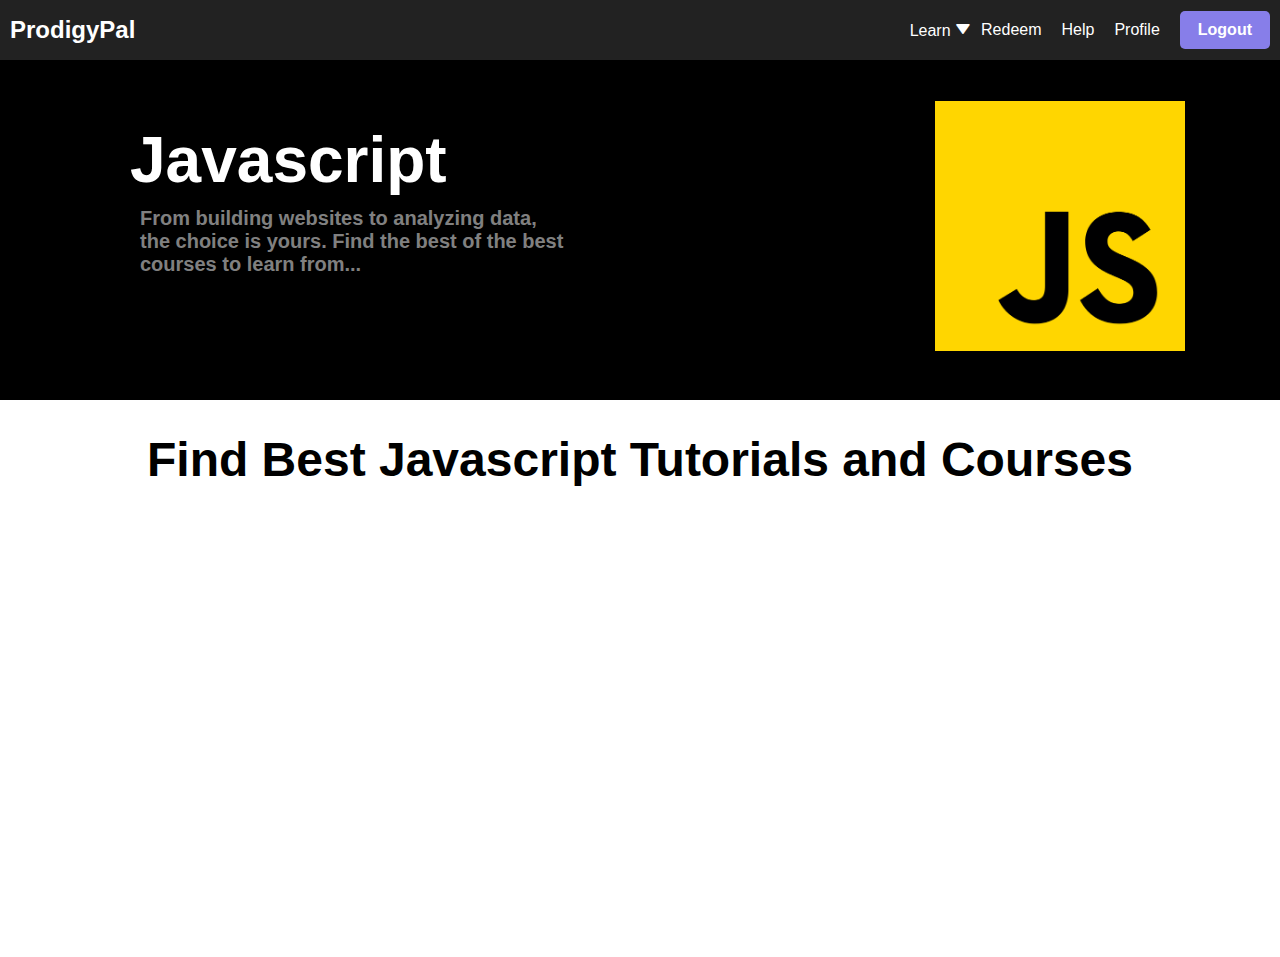
<file: pages/course.html>
<!DOCTYPE html>
<html lang="en">

<head>
    <meta charset="UTF-8">
    <meta http-equiv="X-UA-Compatible" content="IE=edge">
    <meta name="viewport" content="width=device-width, initial-scale=1.0">
    <link rel="shortcut icon" href="../images/favicon.png" type="image/png">
    <link rel="stylesheet" href="../styles/navbar.css">
    <link rel="stylesheet" href="../styles/course.css">
    <link href='https://unpkg.com/boxicons@2.1.4/css/boxicons.min.css' rel='stylesheet'>
    <title>Course</title>
</head>

<body>
    <div class="courses">
                                    <!-- navabar -->
                                    <div class="nav">
                                        <h2>
                                            <a href="home.html">ProdigyPal</a>
                                        </h2>
                                        <ul id="items">
                                                <div class="dropdown">
                                                    <button class="dropbtn" onclick="myFunction()">Learn
                                                        <i class='bx bxs-down-arrow'></i>
                                                    </button>
                                                    <div class="dropdown-content" id="myDropdown">
                                                        <a href="roadmaps.html">Roadmaps</a>
                                                        <a href="tutorials.html">Courses</a>
                                                        <a href="quizz.html">Quiz</a>
                                                    </div>
                                                </div>
                                            </li>
                                            <li><a href="redeem.html">Redeem</a></li>
                                            <li><a href="help.html">Help</a></li>
                                            <li><a href="profile.html">Profile</a></li>
                                
                                            <li>
                                                <div>
                                                    <button class="logout-btn" onclick="logOut()">Logout</button>
                                                </div>
                                            </li>
                                        </ul>
                                        <i id="bar" class='bx bx-menu-alt-right'></i>
                                    </div>

        <!-- banner -->
        <div class="banner">
            <div class="text">
                <h2 class="heading">javascript</h2>
                <h5 class="sub-head">From building websites to analyzing data,<br> the choice is yours. Find the best of
                    the best <br> courses to learn from...</h5>
            </div>
            <div class="image">
                <img height="250px" width="250px" src="../images/Js-banner.png" alt="JavaScript">
            </div>
        </div>


        <!-- courses -->

        <div class="grid">
            <div class="grid-head">
                <h1>Find Best Javascript Tutorials and Courses</h1>
            </div>
            <div class="grid_items">
                <div class="card">
                    <iframe width="360" height="215" src="https://www.youtube.com/embed/videoseries?controls=0&amp;list=PLsyeobzWxl7rrvgG7MLNIMSTzVCDZZcT4" title="YouTube video player" frameborder="0" allow="accelerometer; autoplay; clipboard-write; encrypted-media; gyroscope; picture-in-picture; web-share" allowfullscreen></iframe>

                    <iframe width="360" height="215" src="https://www.youtube.com/embed/videoseries?controls=0&amp;list=PL0b6OzIxLPbx-BZTaWu_AF7hsKo_Fvsnf" title="YouTube video player" frameborder="0" allow="accelerometer; autoplay; clipboard-write; encrypted-media; gyroscope; picture-in-picture; web-share" allowfullscreen></iframe>

                    <iframe width="360" height="215" src="https://www.youtube.com/embed/videoseries?controls=0&amp;list=PLu0W_9lII9ajyk081To1Cbt2eI5913SsL" title="YouTube video player" frameborder="0" allow="accelerometer; autoplay; clipboard-write; encrypted-media; gyroscope; picture-in-picture; web-share" allowfullscreen></iframe>
                </div>
            </div>
        </div>
    </div>




  <script src="../script/navbar.js"></script>
</body>

</html>
</file>
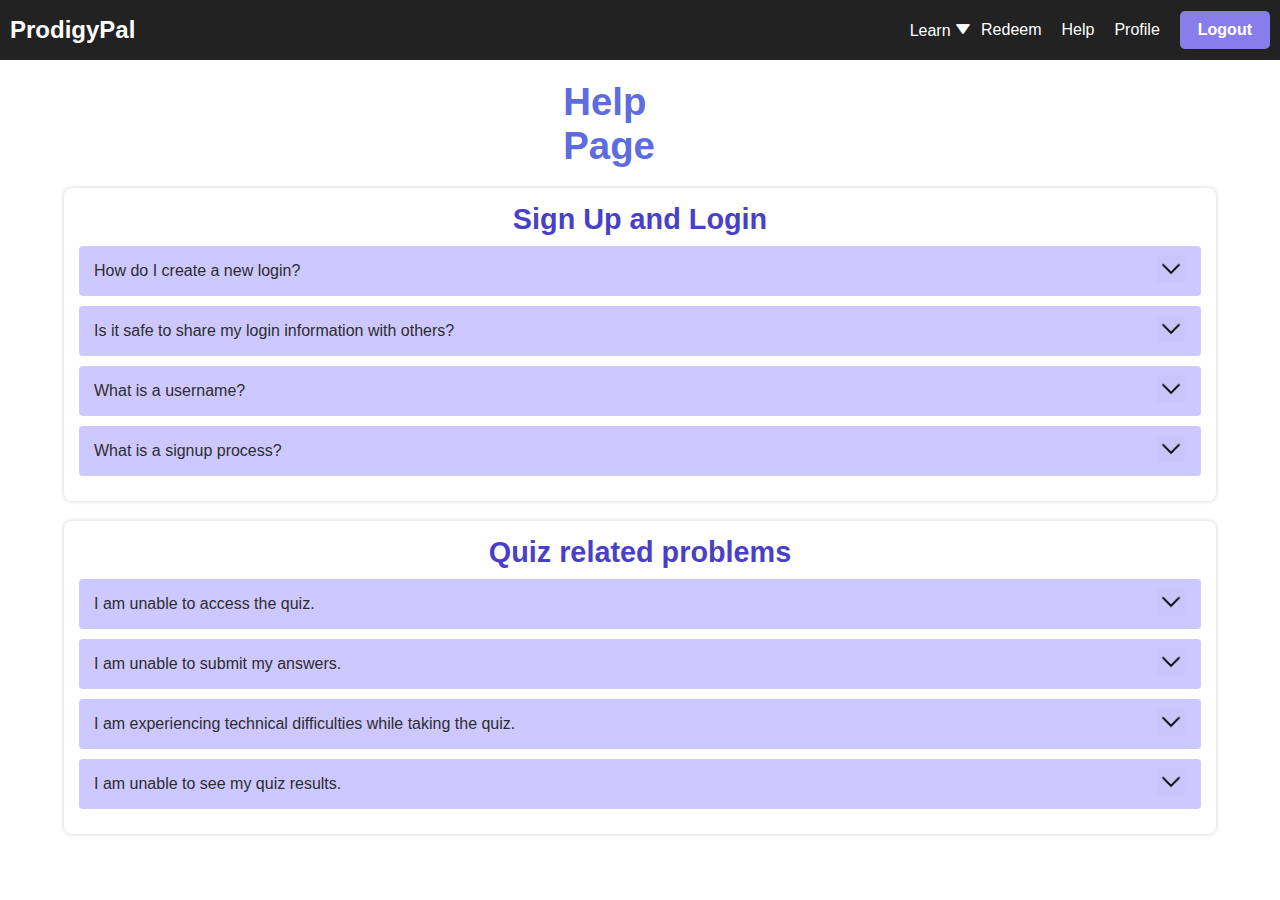
<file: pages/help.html>
<!DOCTYPE html>
<html lang="en">
  <head>
    <meta charset="UTF-8" />
    <meta http-equiv="X-UA-Compatible" content="IE=edge" />
    <link rel="shortcut icon" href="../images/favicon.png" type="image/png">
    <meta name="viewport" content="width=device-width, initial-scale=1.0" />
    <title>help</title>
    <!----======== CSS ======== -->
    <link rel="stylesheet" href="../styles/navbar.css" />
    <link rel="stylesheet" href="../styles/help.css" />
    <link href='https://unpkg.com/boxicons@2.1.4/css/boxicons.min.css' rel='stylesheet'>
  </head>
  <body>
    
    <div class="parent">
      <!-- navbar start here -->
      <div class="one">
        <div class="nav">
          <h2>
              <a href="home.html">ProdigyPal</a>
          </h2>
          <ul id="items">
                  <div class="dropdown">
                      <button class="dropbtn" onclick="myFunction()">Learn
                          <i class='bx bxs-down-arrow'></i>
                      </button>
                      <div class="dropdown-content" id="myDropdown">
                          <a href="roadmaps.html">Roadmaps</a>
                          <a href="tutorials.html">Courses</a>
                          <a href="quizz.html">Quiz</a>
                      </div>
                  </div>
              </li>
              <li><a href="redeem.html">Redeem</a></li>
              <li><a href="help.html">Help</a></li>
              <li><a href="profile.html">Profile</a></li>
  
              <li>
                  <div>
                      <button class="logout-btn" onclick="logOut()">Logout</button>
                  </div>
              </li>
          </ul>
          <i id="bar" class='bx bx-menu-alt-right'></i>
      </div>
      </div>

      <!-- navbar ends here -->

      <div class="two">
        <section class="home">
          <div class="findme">   <h1>Help Page</h1>    </div>
          <div class="accordion">
            <h2 class="accordion-category">Sign Up and Login</h2>
            <div class="accordion-content">
              <header>
                <span class="title">How do I create a new login?</span>
                <i class="fa-solid fa-plus"
                  ><img
                    src="../images/dd.png"
                    style="height: 30px; width: 30px"
                    alt="cannot load"
                /></i>
              </header>

              <p class="description">
                To create a new login, you will need to sign up for an account with the website or service. This usually involves providing some personal information, such as your name and email address, and creating a username and password. Once you have completed the signup process, you will be able to use your new login credentials to access your account.
              </p>
            </div>

            <div class="accordion-content">
              <header>
                <span class="title">Is it safe to share my login information with others?</span>
                <i class="fa-solid fa-plus"
                  ><img
                    src="../images/dd.png"
                    style="height: 30px; width: 30px"
                    alt="cannot load"
                /></i>
              </header>

              <p class="description">
                It is generally not safe to share your login information with others. Doing so could allow them to access your account and perform actions on your behalf, or even steal your personal information. It is important to keep your login credentials private and secure.
              </p>
            </div>
            <div class="accordion-content">
              <header>
                <span class="title">What is a username?</span>
                <i class="fa-solid fa-plus"
                  ><img
                    src="../images/dd.png"
                    style="height: 30px; width: 30px"
                    alt="cannot load"
                /></i>
              </header>

              <p class="description">
                A username is a unique identifier that you use to log in to a website or service. It is usually a combination of letters, numbers, and/or special characters, and it is used in conjunction with a password to verify your identity and grant you access to your account.
              </p>
            </div>
            <div class="accordion-content">
              <header>
                <span class="title">What is a signup process?</span>
                <i class="fa-solid fa-plus"
                  ><img
                    src="../images/dd.png"
                    style="height: 30px; width: 30px"
                    alt="cannot load"
                /></i>
              </header>

              <p class="description">
                The signup process is the process of creating a new account with a website or service. It usually involves providing some personal information, such as your name and email address, and creating a username and password. The signup process is also sometimes called "registration" or "account creation."
              </p>
            </div>
          </div>
          <div class="accordion">
            <h2 class="accordion-category">Quiz related problems</h2>
            <div class="accordion-content">
              <header>
                <span class="title">I am unable to access the quiz.</span>
                <i class="fa-solid fa-plus"
                  ><img
                    src="../images/dd.png"
                    style="height: 30px; width: 30px"
                    alt="cannot load"
                /></i>
              </header>

              <p class="description">
                Make sure that you are logged in to your account and that you have the necessary permissions to access the quiz. If the problem persists, try clearing your browser cache and cookies, or try accessing the quiz using a different web browser. If the problem still persists, contact the website's customer support for further assistance.
              </p>
            </div>

            <div class="accordion-content">
              <header>
                <span class="title">I am unable to submit my answers.</span>
                <i class="fa-solid fa-plus"
                  ><img
                    src="../images/dd.png"
                    style="height: 30px; width: 30px"
                    alt="cannot load"
                /></i>
              </header>

              <p class="description">
                Make sure that you have answered all of the required questions and that you have clicked the "submit" button to submit your answers. If the problem persists, try clearing your browser cache and cookies, or try accessing the quiz using a different web browser. If the problem still persists, contact the website's customer support for further assistance
              </p>
            </div>
            <div class="accordion-content">
              <header>
                <span class="title">I am experiencing technical difficulties while taking the quiz.</span>
                <i class="fa-solid fa-plus"
                  ><img
                    src="../images/dd.png"
                    style="height: 30px; width: 30px"
                    alt="cannot load"
                /></i>
              </header>

              <p class="description">
                If you are experiencing technical difficulties, such as page loading errors or connectivity issues, try refreshing the page or closing and reopening your browser. If the problem persists, contact the website's customer support for further assistance.
              </p>
            </div>
            <div class="accordion-content">
              <header>
                <span class="title">I am unable to see my quiz results.</span>
                <i class="fa-solid fa-plus"
                  ><img
                    src="../images/dd.png"
                    style="height: 30px; width: 30px"
                    alt="cannot load"
                /></i>
              </header>

              <p class="description">
                Make sure that you have completed the quiz and that you have clicked the "submit" button to submit your answers. Your results should be displayed on the screen once the quiz is complete. If you are unable to see your results, try refreshing the page or contacting the website's customer support for further assistance.
              </p>
            </div>
          </div>
          
        </section>
      </div>
    </div>


    <script src="../script/navbar.js"></script>
    <script src="../script/help.js"></script>
  </body>
</html>
</file>
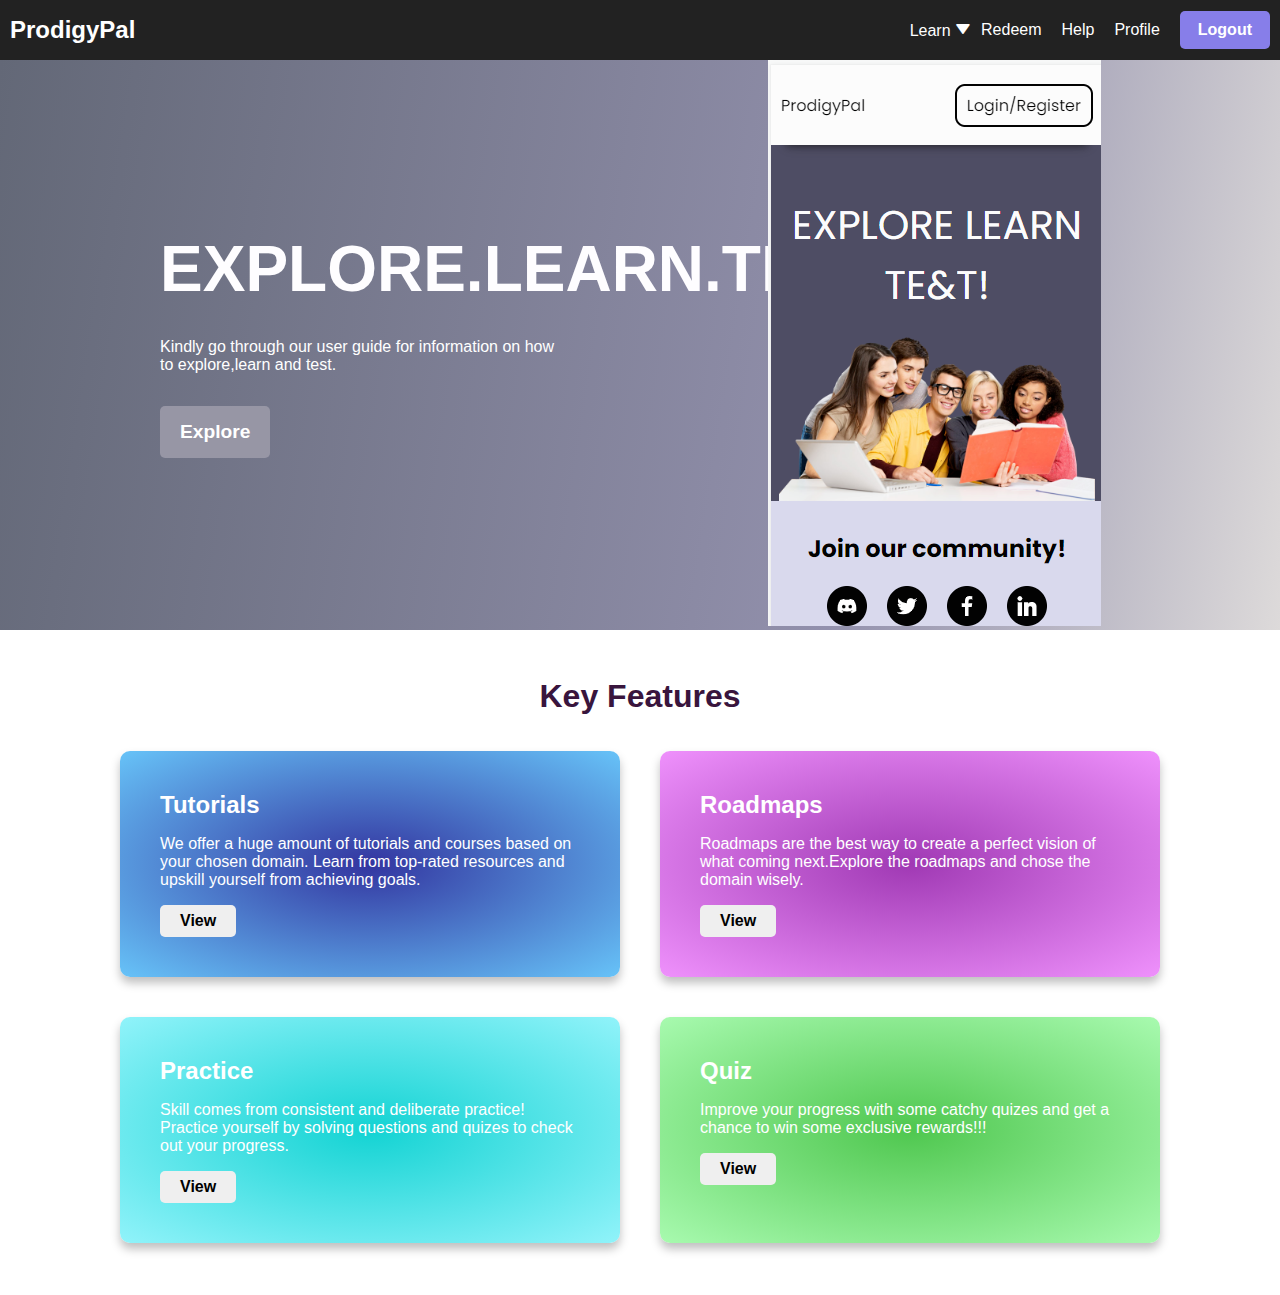
<file: pages/home.html>
<!DOCTYPE html>
<html lang="en">

<head>
    <meta charset="UTF-8">
    <meta http-equiv="X-UA-Compatible" content="IE=edge">
    <meta name="viewport" content="width=device-width, initial-scale=1.0">
    <link href='https://unpkg.com/boxicons@2.1.4/css/boxicons.min.css' rel='stylesheet'>
    <link rel="stylesheet" href="../styles/navbar.css">
    <link rel="stylesheet" href="../styles/home.css">
    <link rel="shortcut icon" href="../images/favicon.png" type="image/png">
    <title>Home</title>
</head>

<body>

    <!-- nav bar -->
    <div class="nav">
        <h2>
            <a href="home.html">ProdigyPal</a>
        </h2>
        <ul id="items">
                <div class="dropdown">
                    <button class="dropbtn" onclick="myFunction()">Learn
                        <i class='bx bxs-down-arrow'></i>
                    </button>
                    <div class="dropdown-content" id="myDropdown">
                        <a href="roadmaps.html">Roadmaps</a>
                        <a href="tutorials.html">Courses</a>
                        <a href="quizz.html">Quiz</a>
                    </div>
                </div>
            </li>
            <li><a href="redeem.html">Redeem</a></li>
            <li><a href="help.html">Help</a></li>
            <li><a href="profile.html">Profile</a></li>

            <li>
                <div>
                    <button class="logout-btn" onclick="logOut()">Logout</button>
                </div>
            </li>
        </ul>
        <i id="bar" class='bx bx-menu-alt-right'></i>
    </div>
    <!-- navbar ends -->

    <div class="home-container">
        <div class="left">
            <h1>EXPLORE.LEARN.TE&T!</h1>
            <p>Kindly go through our user guide for information on how <br>to explore,learn and test. </p>
            <button class="btn">
                <a href="roadmaps.html"> Explore </a>
            </button>
        </div>
        <div class="section">
            <img src="../images/mobile.svg" alt="">
        </div>
    </div>
    <div class="explore">
        <h1>Key Features</h1>
        <div class="container">
            <div class="card card1">
                <h2>Tutorials</h2>
                <p>We offer a huge amount of tutorials and courses based on your chosen domain. Learn from top-rated
                    resources and upskill yourself from achieving goals.</p>
                <button>
                    <a href="tutorials.html">
                        View
                    </a>
                </button>
            </div>
            <div class="card card2">
                <h2>Roadmaps</h2>
                <p>Roadmaps are the best way to create a perfect vision of what coming next.Explore the roadmaps and
                    chose the domain wisely.</p>
                <button>
                    <a href="#">
                        View
                    </a>
                </button>
            </div>
            <div class="card card3">
                <h2>Practice</h2>
                <p>Skill comes from consistent and deliberate practice!
                    Practice yourself by solving questions and quizes to check out your progress.
                </p>
                <button>
                    <a href="#">
                        View
                    </a>
                </button>
            </div>
            <div class="card card4">
                <h2>Quiz</h2>
                <p>Improve your progress with some catchy quizes and get a chance to win some exclusive rewards!!!</p>
                <button>
                    <a href="quizz.html">
                        View
                    </a>
                </button>
            </div>
        </div>
    </div>

    

    <!-- html to hide mobile -->
    

    <script src="../script/navbar.js"></script>
</body>

</html>
</file>
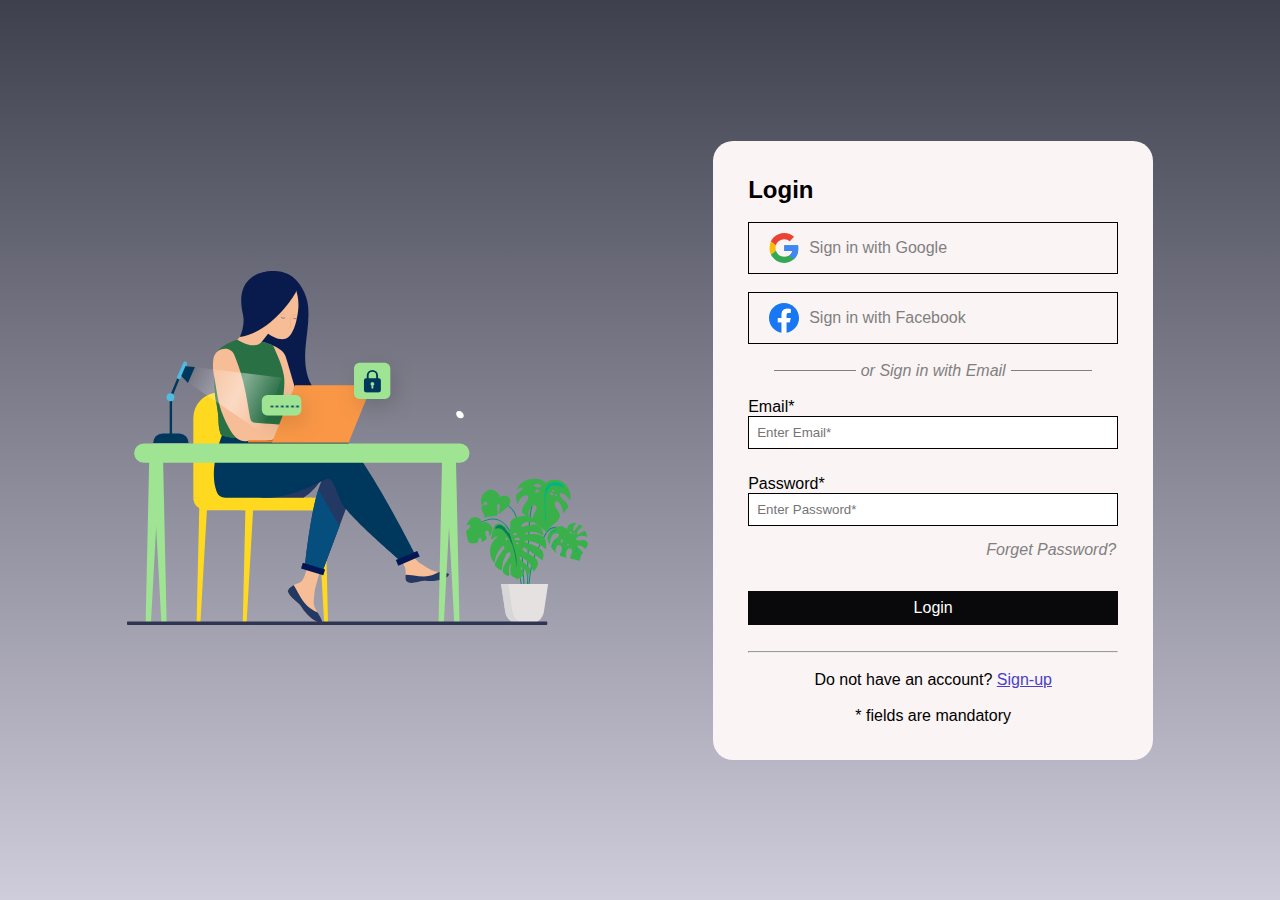
<file: pages/login-form.html>
<!DOCTYPE html>
<html lang="en">

<head>
     <meta charset="UTF-8">
     <meta http-equiv="X-UA-Compatible" content="IE=edge">
     <meta name="viewport" content="width=device-width, initial-scale=1.0">
     <title>Login</title>
     <link rel="shortcut icon" href="../images/favicon.png" type="image/png">
     <!-- stylesheet -->
     <link rel="stylesheet" href="../styles/login-form.css">
</head>

<body>
     <div class="container">
          <!-- vector image -->
          <div class="left">
               <img src="../images/girl.svg" alt="image">
          </div>
          <!-- login form starts here -->
          <div class="right">
               <h2>Login</h2>
               <br>
               <a href="#">
                    <div class="bar"><img src="../images/google.svg" alt="google"> Sign in with Google</div>
               </a>
               <br>
               <a href="#">
                    <div class="bar"><img src="../images/facebook-blue.svg" alt="facebook"> Sign in with Facebook</div>
               </a>
               <br>
               <div class="text-btw-line">
                    <div class="line"></div>
                    <span style="padding: 0 5px;"> or Sign in with Email </span>
                    <div class="line"></div>
               </div>
               <br>
               <form name="loginForm" method="post">
                    <label for="email">Email*</label>
                    <br>
                    <input type="email" name="email" id="email" placeholder="Enter Email*" required>
                    <br><br>
                    <label for="password">Password*</label>
                    <br>
                    <input type="password" name="password" id="password" placeholder="Enter Password*" required>
                    <a href="#">
                         <p id="forget-password">Forget Password?</p>
                    </a>
                    <br>
                    <input type="button" name="log" id="login-btn" value="Login" class="btn"  onclick="loginFunction()">

               </form>
               <br>
               <hr><br>
               <p id="sign-up">Do not have an account? <a href="registration-form.html"> Sign-up </a>
               <br><br>
               * fields are mandatory
               </p>
          </div>

          <!-- form ends here -->
     </div>
     <script src="../script/main.js"></script>
</body>

</html>
</file>
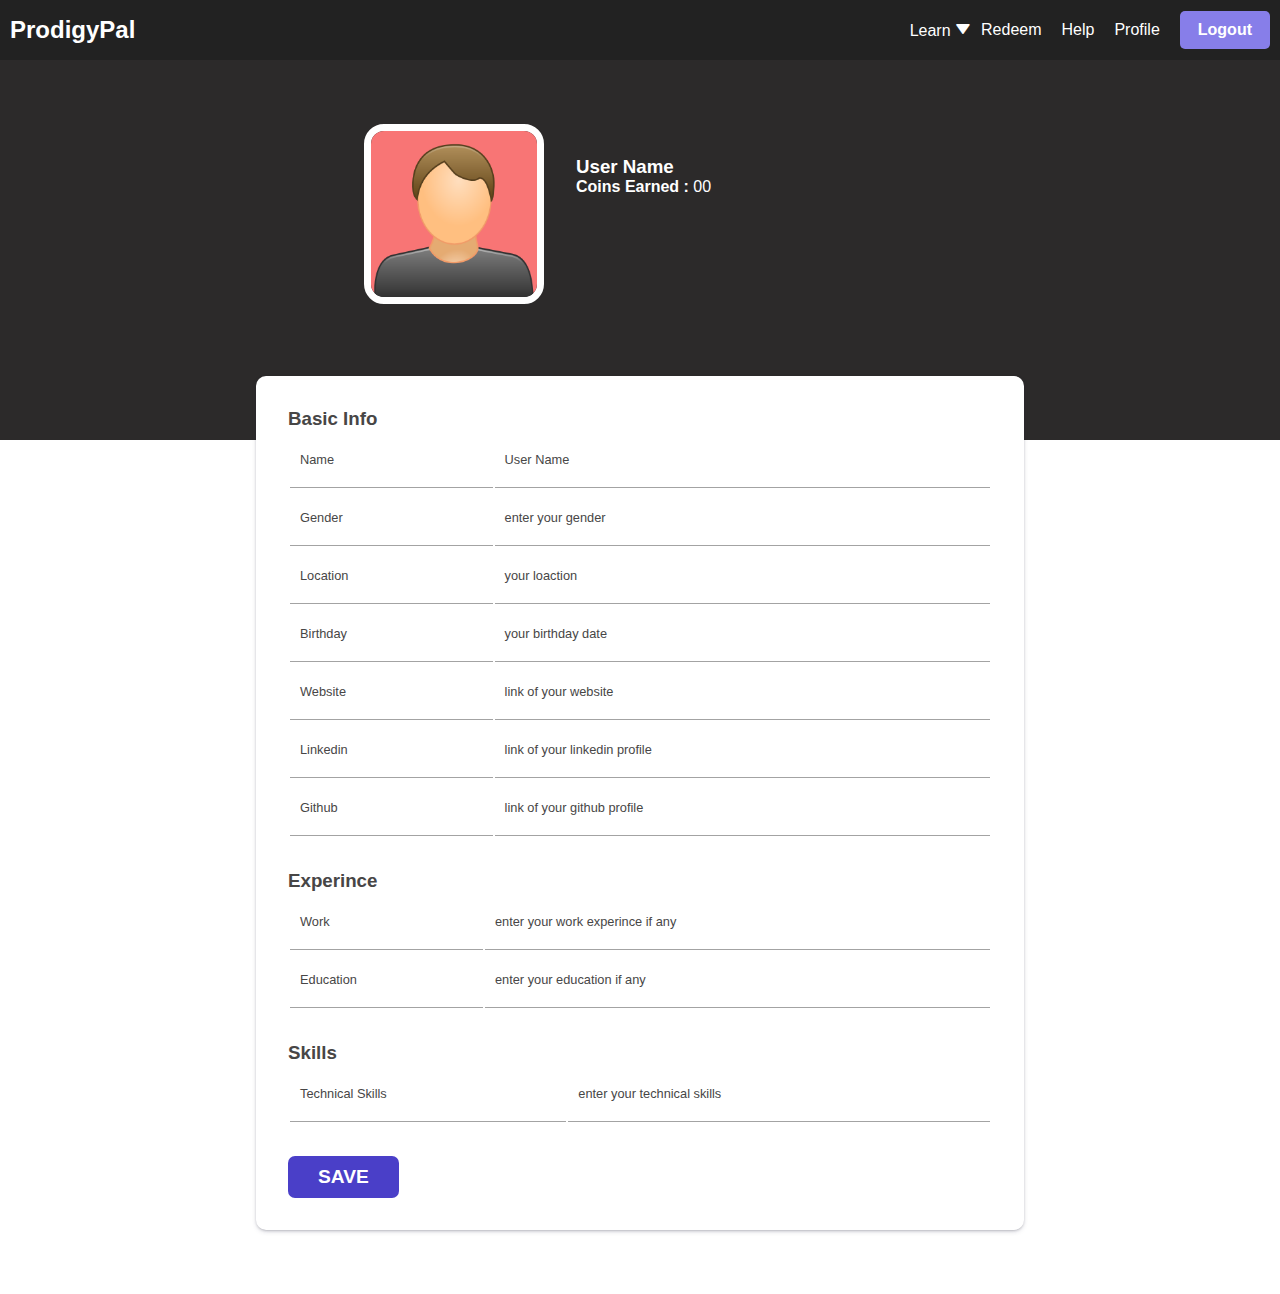
<file: pages/profile.html>
<!DOCTYPE html>
<html lang="en">

<head>
    <meta charset="UTF-8">
    <meta http-equiv="X-UA-Compatible" content="IE=edge">
    <meta name="viewport" content="width=device-width, initial-scale=1.0">
    <link href='https://unpkg.com/boxicons@2.1.4/css/boxicons.min.css' rel='stylesheet'>
    <link rel="stylesheet" href="../styles/navbar.css">
    <link rel="stylesheet" href="../styles/profile.css">
    <title>Profile</title>
    <link rel="shortcut icon" href="../images/favicon.png" type="image/png">
</head>

<body>

    <!-- nav bar -->
    <div class="nav">
        <h2>
            <a href="home.html">ProdigyPal</a>
        </h2>
        <ul id="items">
                <div class="dropdown">
                    <button class="dropbtn" onclick="myFunction()">Learn
                        <i class='bx bxs-down-arrow'></i>
                    </button>
                    <div class="dropdown-content" id="myDropdown">
                        <a href="roadmaps.html">Roadmaps</a>
                        <a href="tutorials.html">Courses</a>
                        <a href="quizz.html">Quiz</a>
                    </div>
                </div>
            </li>
            <li><a href="redeem.html">Redeem</a></li>
            <li><a href="help.html">Help</a></li>
            <li><a href="profile.html">Profile</a></li>

            <li>
                <div>
                    <button class="logout-btn" onclick="logOut()">Logout</button>
                </div>
            </li>
        </ul>
        <i id="bar" class='bx bx-menu-alt-right'></i>
    </div>
    <!-- navbar ends -->

    <div class="profile-hero">
        <div class="row">
            <img src="../images/profile.png" alt="user">
            <div class="info">
                <h3>User Name</h3>
                <p><b>Coins Earned : </b>00</p>
            </div>
        </div>
    </div>

    <div class="basic-container">
        <h3>Basic Info</h3>
        <table>
            <tr>
                <td>Name</td>
                <td contenteditable="true">User Name</td>
            </tr>
            <tr>
                <td>Gender</td>
                <td contenteditable="true">enter your gender</td>
            </tr>
            <tr>
                
               <td>Location</td>
                <td contenteditable="true">your loaction</td>
            </tr>
            <tr>
                <td>Birthday</td>
                <td contenteditable="true">your birthday date</td>
            </tr>
            <tr>
                <td>Website</td>
                <td contenteditable="true">link of your website</td>
            </tr>
            <tr>
                <td>Linkedin</td>
                <td contenteditable="true">link of your linkedin profile</td>
            </tr>
            <tr>
                <td>Github</td>
                <td contenteditable="true">link of your github profile</td>
            </tr>
        </table>
        <h3>Experince</h3>
        <table>
            <tr>
                <td>Work</td>
                <td contenteditable="true">enter your work experince if any</td>
            </tr>
            <tr>
                <td>Education</td>
                <td contenteditable="true">enter your education if any</td>
            </tr>
        </table>
        <h3>Skills</h3>
        <table>
            <tr>
                <td>Technical Skills</td>
                <td contenteditable="true">enter your technical skills</td>
            </tr>
        </table>
        <button id="save">SAVE</button>
    </div>

    <script src="../script/navbar.js"></script>
    <script>
        const save=  document.querySelector("#save");
        save.addEventListener("click", function(){
            alert("information updated.");
        });
    </script>
</body>

</html>
</file>
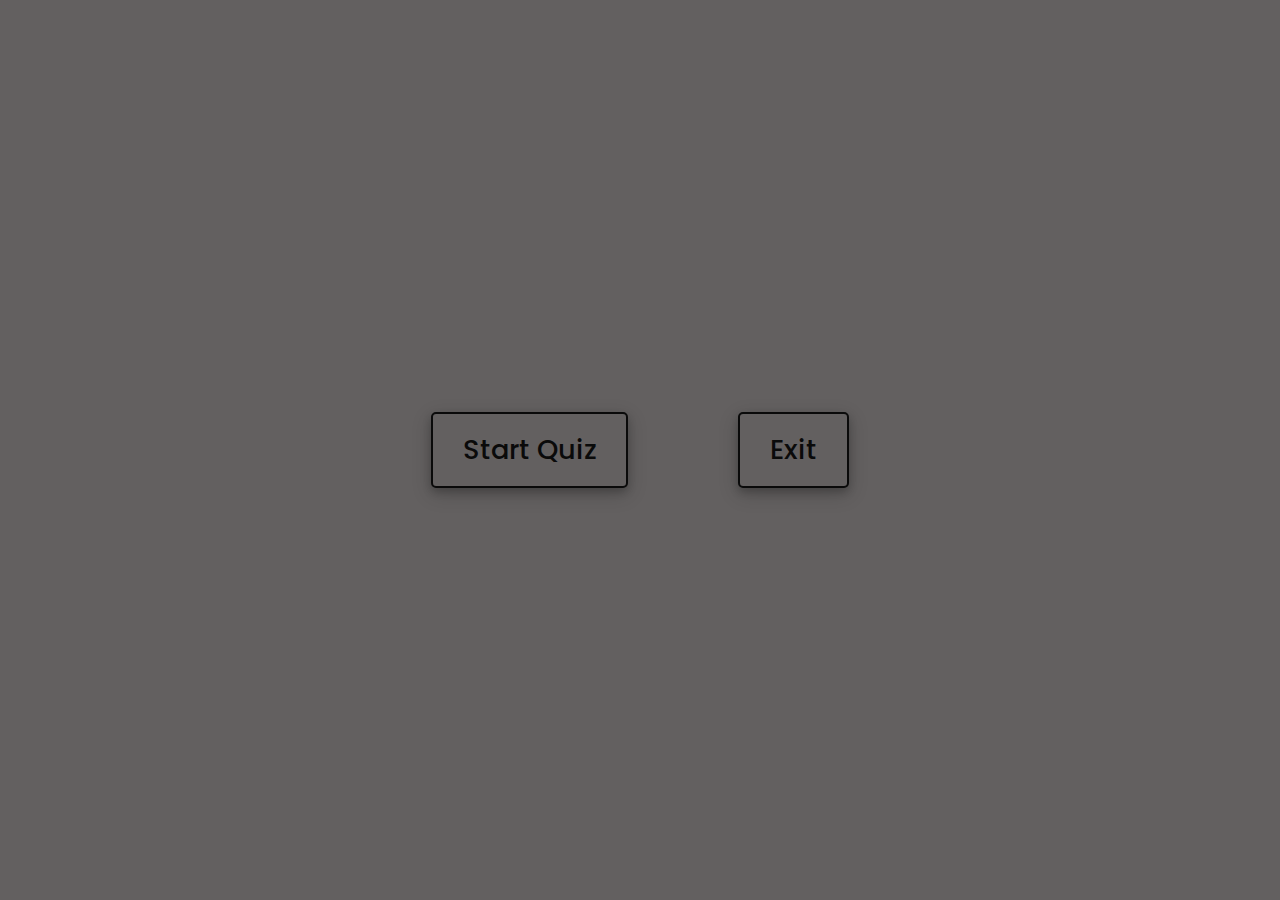
<file: pages/quiz.html>
<!DOCTYPE html>
<!DOCTYPE html>
<html lang="en">

<head>
    <meta charset="UTF-8">
    <meta name="viewport" content="width=device-width, initial-scale=1.0">
    <title>Quiz title goes here</title>
    <link rel="shortcut icon" href="../images/favicon.png" type="image/png">
    <link rel="stylesheet" href="../styles/quiz.css">
    <link href='https://unpkg.com/boxicons@2.1.4/css/boxicons.min.css' rel='stylesheet'>

</head>

<body>
    <div class="main_container">
        <!-- start Quiz button -->
        <div class="start_btn">
            <button>Start Quiz</button>
            <a href="quiz_info.html"><button>Exit</button></a>
        </div>

        <!-- Info Box -->
        <div class="info_box">
            <div class="info-title"><span>Some Rules of this Quiz</span></div>
            <div class="info-list">
                <div class="info">1. You will have only <span>15 seconds</span> per each question.</div>
                <div class="info">2. Once you select your answer, it can't be undone.</div>
                <div class="info">3. You can't select any option once time goes off.</div>
                <div class="info">4. You can't exit from the Quiz while you're playing.</div>
                <div class="info">5. You'll get points on the basis of your correct answers.</div>
            </div>
            <div class="buttons">
                <button class="quit">Exit Quiz</button>
                <button class="restart">Continue</button>
            </div>
        </div>

        <!-- Quiz Box -->
        <div class="quiz_box">
            <header>
                <div class="title">Quiz title</div>
                <div class="timer">
                    <div class="time_left_txt">Time Left</div>
                    <div class="timer_sec">15</div>
                </div>
                <!-- <div class="time_line"></div> -->
            </header>
            <section>
                <div class="que_text">
                    <!-- Here I've inserted question from JavaScript -->
                </div>
                <div class="option_list">
                    <!-- Here I've inserted options from JavaScript -->
                </div>
            </section>

            <!-- footer of Quiz Box -->
            <footer>
                <div class="total_que">
                    <!-- Here I've inserted Question Count Number from JavaScript -->
                </div>
                <button class="next_btn">Next Que</button>
            </footer>
        </div>

        <!-- Result Box -->
        <div class="result_box">
            <div class="icon">
                <i class='bx bxs-trophy'></i>
            </div>
            <div class="complete_text">You've completed the Quiz!</div>
            <div class="score_text">
                <!-- Here I've inserted Score Result from JavaScript -->
            </div>
            <div class="buttons">
                <button class="restart">Replay Quiz</button>
                <button class="quit">Quit Quiz</button>
            </div>
        </div>
    </div>
    <!-- Inside this JavaScript file I've inserted Questions and Options only -->
    <script src="../script/quiz-question-demo.js"></script>

    <!-- Inside this JavaScript file I've coded all Quiz Codes -->
    <script src="../script/quiz.js"></script>

</body>

</html>

</html>
</file>
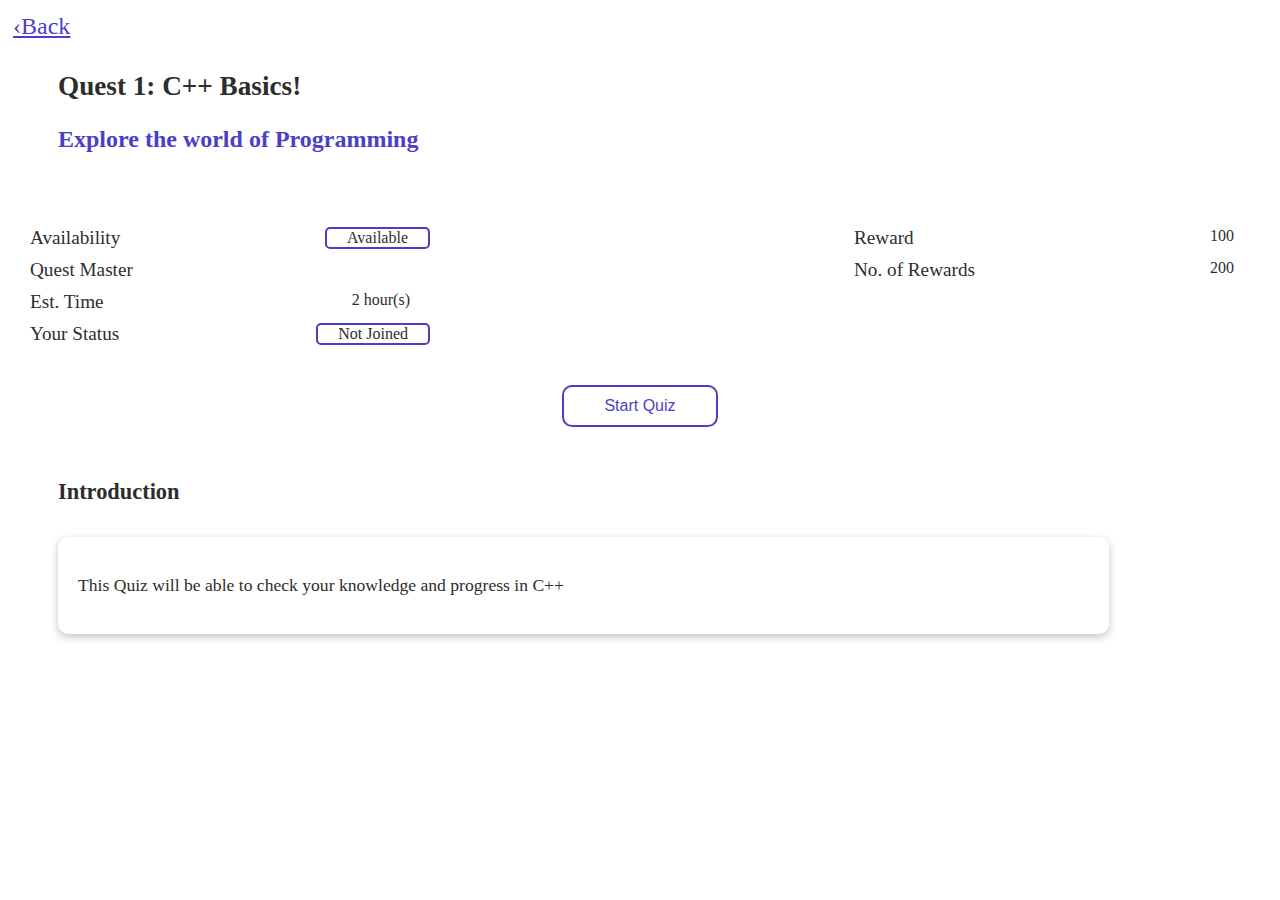
<file: pages/quiz_info.html>
<!DOCTYPE html>
<html lang="en">
  <head>
    <meta charset="UTF-8" />
    <meta http-equiv="X-UA-Compatible" content="IE=edge" />
    <meta name="viewport" content="width=device-width, initial-scale=1.0" />
    <link rel="shortcut icon" href="../images/favicon.png" type="image/png">

    <!----======== CSS ======== -->
    <link rel="stylesheet" href="../styles/quiz_info.css" />
    <link rel="stylesheet" href="../styles/button.css" />
  </head>
  <body>
    
    <section class="home">
      <div class="heading"><a href="quizz.html">&#8249;Back</a></div>
      <div class="topic-head">
        <h2>Quest 1: C++ Basics!</h2>
        <h3>Explore the world of Programming</h3>
      </div>
      <div class="box-container">
        <div class="first-box">
          <p>Availability<span class="box-elements"> Available</span></p>
          <p>Quest Master</p>
          <p>Est. Time<span> 2 hour(s)</span></p>
          <p>Your Status<span class="box-elements"> Not Joined</span></p>
        </div>
        <div class="second-box">
          <p>Reward<span> 100</span></p>
          <p>No. of Rewards<span> 200</span></p>
        </div>
       
      </div>
      <a href="quiz.html" id="quiz-btn">
        <button class="btn">Start Quiz</button>
      </a>
      <div class="content-head">
        <h3>Introduction</h3>
      </div>
      <div class="content-box">
        <p>
          This Quiz will be able to check your knowledge and progress in C++
        </p>
      </div>
    </section>

  </body>
</html>
</file>
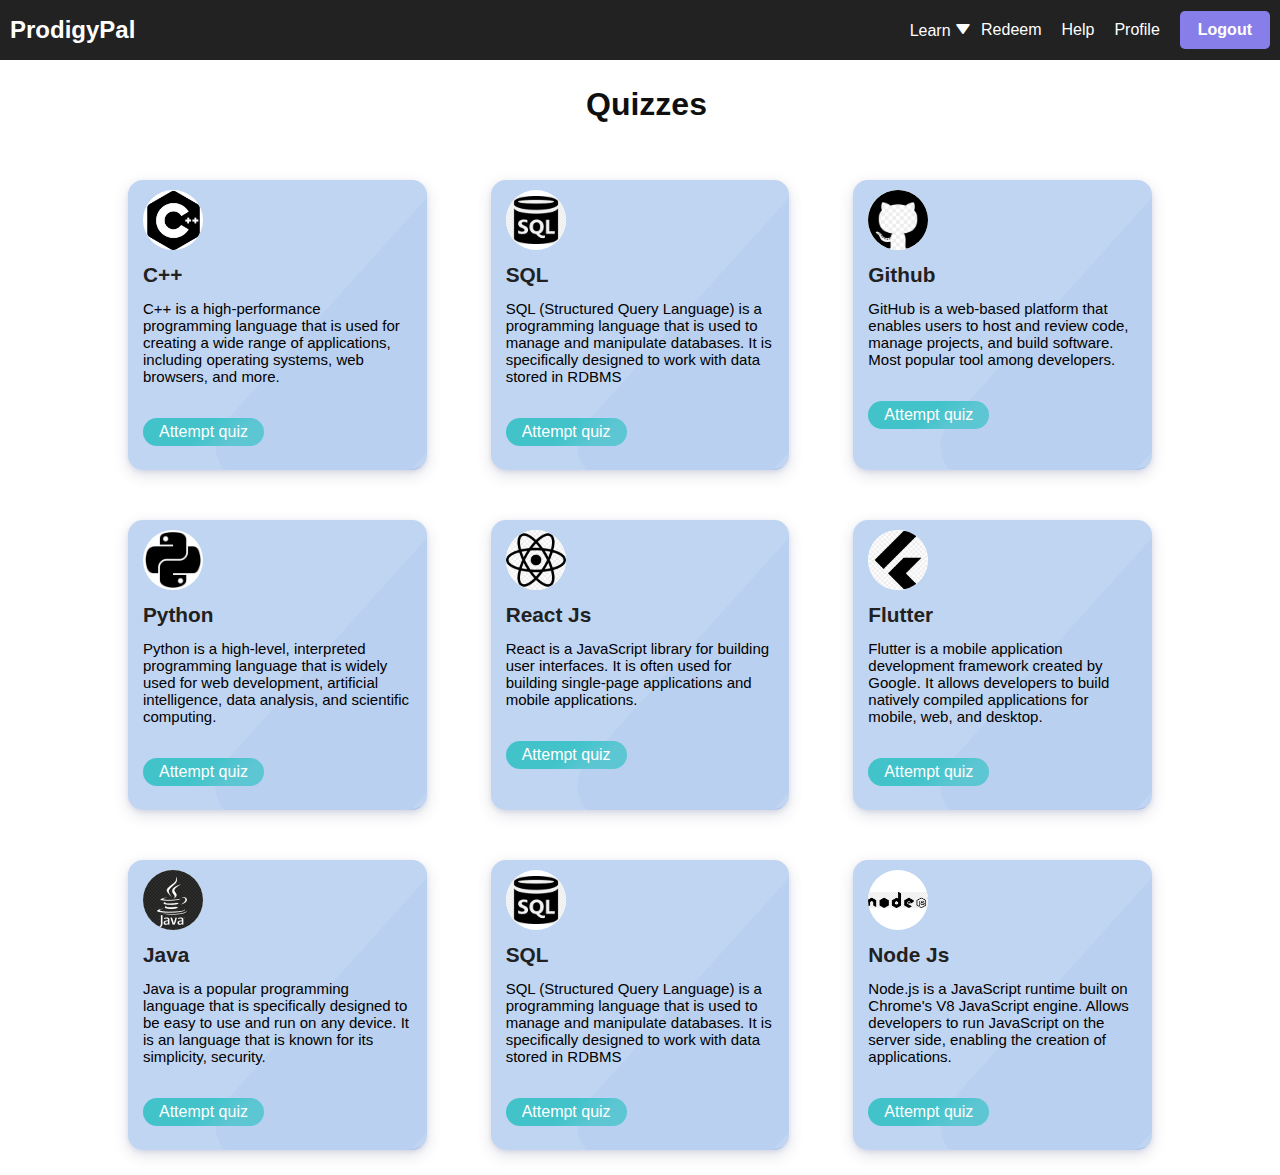
<file: pages/quizz.html>
<!DOCTYPE html>
<html lang="en">

<head>
    <meta charset="UTF-8">
    <meta http-equiv="X-UA-Compatible" content="IE=edge">
    <meta name="viewport" content="width=device-width, initial-scale=1.0">
    <link rel="shortcut icon" href="../images/favicon.png" type="image/png">
    <link rel="stylesheet" href="../styles/quizz.css">
    <link rel="stylesheet" href="../styles/navbar.css">
    <link rel="preconnect" href="https://fonts.googleapis.com">
    <link href='https://unpkg.com/boxicons@2.1.4/css/boxicons.min.css' rel='stylesheet'>
    <title>Document</title>
</head>

<body>
    <div class="nav">
        <h2>
            <a href="home.html">ProdigyPal</a>
        </h2>
        <ul id="items">
            <div class="dropdown">
                <button class="dropbtn" onclick="myFunction()">Learn
                    <i class='bx bxs-down-arrow'></i>
                </button>
                <div class="dropdown-content" id="myDropdown">
                    <a href="roadmaps.html">Roadmaps</a>
                    <a href="tutorials.html">Courses</a>
                    <a href="quizz.html">Quiz</a>
                </div>
            </div>
            </li>
            <li><a href="redeem.html">Redeem</a></li>
            <li><a href="help.html">Help</a></li>
            <li><a href="profile.html">Profile</a></li>

            <li>
                <div>
                    <button class="logout-btn" onclick="logOut()">Logout</button>
                </div>
            </li>
        </ul>
        <i id="bar" class='bx bx-menu-alt-right'></i>
    </div>

    <br><br><br>
    <div class="row">

        <div class="quizy">Quizzes</div>

        <div class="our_solution_category">

            <div class="solution_cards_box">

                <div class="solution_card">
                    <div class="hover_color_bubble"></div>
                    <div class="so_top_icon">
                        <img src="../images/c++.png" style="height: 71px; width:71px" alt="cannot load">
                    </div>

                    <div class="solu_title">
                        <h3>C++</h3>
                    </div>

                    <div class="solu_description">
                        <p>
                            C++ is a high-performance programming language that is used for creating a wide range of
                            applications, including operating systems, web browsers, and more.
                        </p>
                        <a href="quiz_info.html">
                            <button type="button" class="read_more_btn">Attempt quiz</button>
                        </a>
                    </div>
                </div>

                <div class="solution_card">
                    <div class="hover_color_bubble"></div>
                    <div class="so_top_icon">
                        <img src="../images/python.png" style="height: 56px; width:56px" alt="cannot load">
                    </div>

                    <div class="solu_title">
                        <h3>Python</h3>
                    </div>

                    <div class="solu_description">
                        <p>
                            Python is a high-level, interpreted programming language that is widely used for web
                            development, artificial intelligence, data analysis, and scientific computing.
                        </p>
                        <a href="quiz_info.html">
                            <button type="button" class="read_more_btn">Attempt quiz</button>
                        </a>
                    </div>
                </div>

                <div class="solution_card">
                    <div class="hover_color_bubble"></div>
                    <div class="so_top_icon">
                        <img src="../images/java.png" style="height: 60px; width:60px" alt="cannot load">
                    </div>

                    <div class="solu_title">
                        <h3>Java</h3>
                    </div>

                    <div class="solu_description">
                        <p>
                            Java is a popular programming language that is specifically designed to be easy to use and
                            run on any device. It is an language that is known for its simplicity, security.
                        </p>
                        <a href="quiz_info.html">
                            <button type="button" class="read_more_btn">Attempt quiz</button>
                        </a>
                    </div>
                </div>

            </div>
            <!-- end of column 1 cards -->

            <div class="solution_cards_box">

                <div class="solution_card">
                    <div class="hover_color_bubble"></div>
                    <div class="so_top_icon">
                        <img src="../images/sqlds.png" style="height: 88px; width:88px" alt="cannot load">
                    </div>

                    <div class="solu_title">
                        <h3>SQL</h3>
                    </div>

                    <div class="solu_description">
                        <p>
                            SQL (Structured Query Language) is a programming language that is used to manage and
                            manipulate databases. It is specifically designed to work with data stored in RDBMS
                        </p>
                        <a href="quiz_info.html">
                            <button type="button" class="read_more_btn">Attempt quiz</button>
                        </a>
                    </div>
                </div>


                <div class="solution_card">
                    <div class="hover_color_bubble"></div>
                    <div class="so_top_icon">
                        <img src="../images/react.png" style="height: 60px; width:60px" alt="cannot load">
                    </div>

                    <div class="solu_title">
                        <h3>React Js</h3>
                    </div>

                    <div class="solu_description">
                        <p>
                            React is a JavaScript library for building user interfaces. It is often used for building
                            single-page applications and mobile applications.
                        </p>
                        <a href="quiz_info.html">
                            <button type="button" class="read_more_btn">Attempt quiz</button>
                        </a>
                    </div>
                </div>


                <div class="solution_card">
                    <div class="hover_color_bubble"></div>
                    <div class="so_top_icon">
                        <img src="../images/sqlds.png" style="height: 88px; width:88px" alt="cannot load">
                    </div>

                    <div class="solu_title">
                        <h3>SQL</h3>
                    </div>

                    <div class="solu_description">
                        <p>
                            SQL (Structured Query Language) is a programming language that is used to manage and
                            manipulate databases. It is specifically designed to work with data stored in RDBMS
                        </p>
                        <a href="quiz_info.html">
                            <button type="button" class="read_more_btn">Attempt quiz</button>
                        </a>
                    </div>
                </div>

            </div>

            <!-- start of column 2 cards -->
            <div class="solution_cards_box sol_card_top_3">


                <div class="solution_card">
                    <div class="hover_color_bubble"></div>
                    <div class="so_top_icon">
                        <img src="../images/github.jpg" style="height: 170px; width:170px" alt="cannot load">
                    </div>

                    <div class="solu_title">
                        <h3>Github</h3>
                    </div>

                    <div class="solu_description">
                        <p>
                            GitHub is a web-based platform that enables users to host and review code, manage projects,
                            and build software. Most popular tool among developers.
                        </p>
                        <a href="quiz_info.html">
                            <button type="button" class="read_more_btn">Attempt quiz</button>
                        </a>
                    </div>
                </div>

                <div class="solution_card">
                    <div class="hover_color_bubble"></div>
                    <div class="so_top_icon">
                        <img src="../images/flutter.png" style="height: 58px; width:58px" alt="cannot load">
                    </div>

                    <div class="solu_title">
                        <h3>Flutter</h3>
                    </div>

                    <div class="solu_description">
                        <p>
                            Flutter is a mobile application development framework created by Google. It allows
                            developers to build natively compiled applications for mobile, web, and desktop.
                        </p>
                        <a href="quiz_info.html">
                            <button type="button" class="read_more_btn">Attempt quiz</button>
                        </a>
                    </div>
                </div>

                <div class="solution_card">
                    <div class="hover_color_bubble"></div>
                    <div class="so_top_icon">
                        <img src="../images/node.png" style="height: 62px; width:62px" alt="cannot load">
                    </div>

                    <div class="solu_title">
                        <h3>Node Js</h3>
                    </div>

                    <div class="solu_description">
                        <p>
                            Node.js is a JavaScript runtime built on Chrome's V8 JavaScript engine. Allows developers to
                            run JavaScript on the server side, enabling the creation of applications.
                        </p>
                        <a href="quiz_info.html">
                            <button type="button" class="read_more_btn">Attempt quiz</button>
                        </a>
                    </div>
                </div>
            </div>
            <!-- end of column 2 -->
        </div>
    </div>

    <script src="../script/navbar.js"></script>
</body>

</html>
</file>
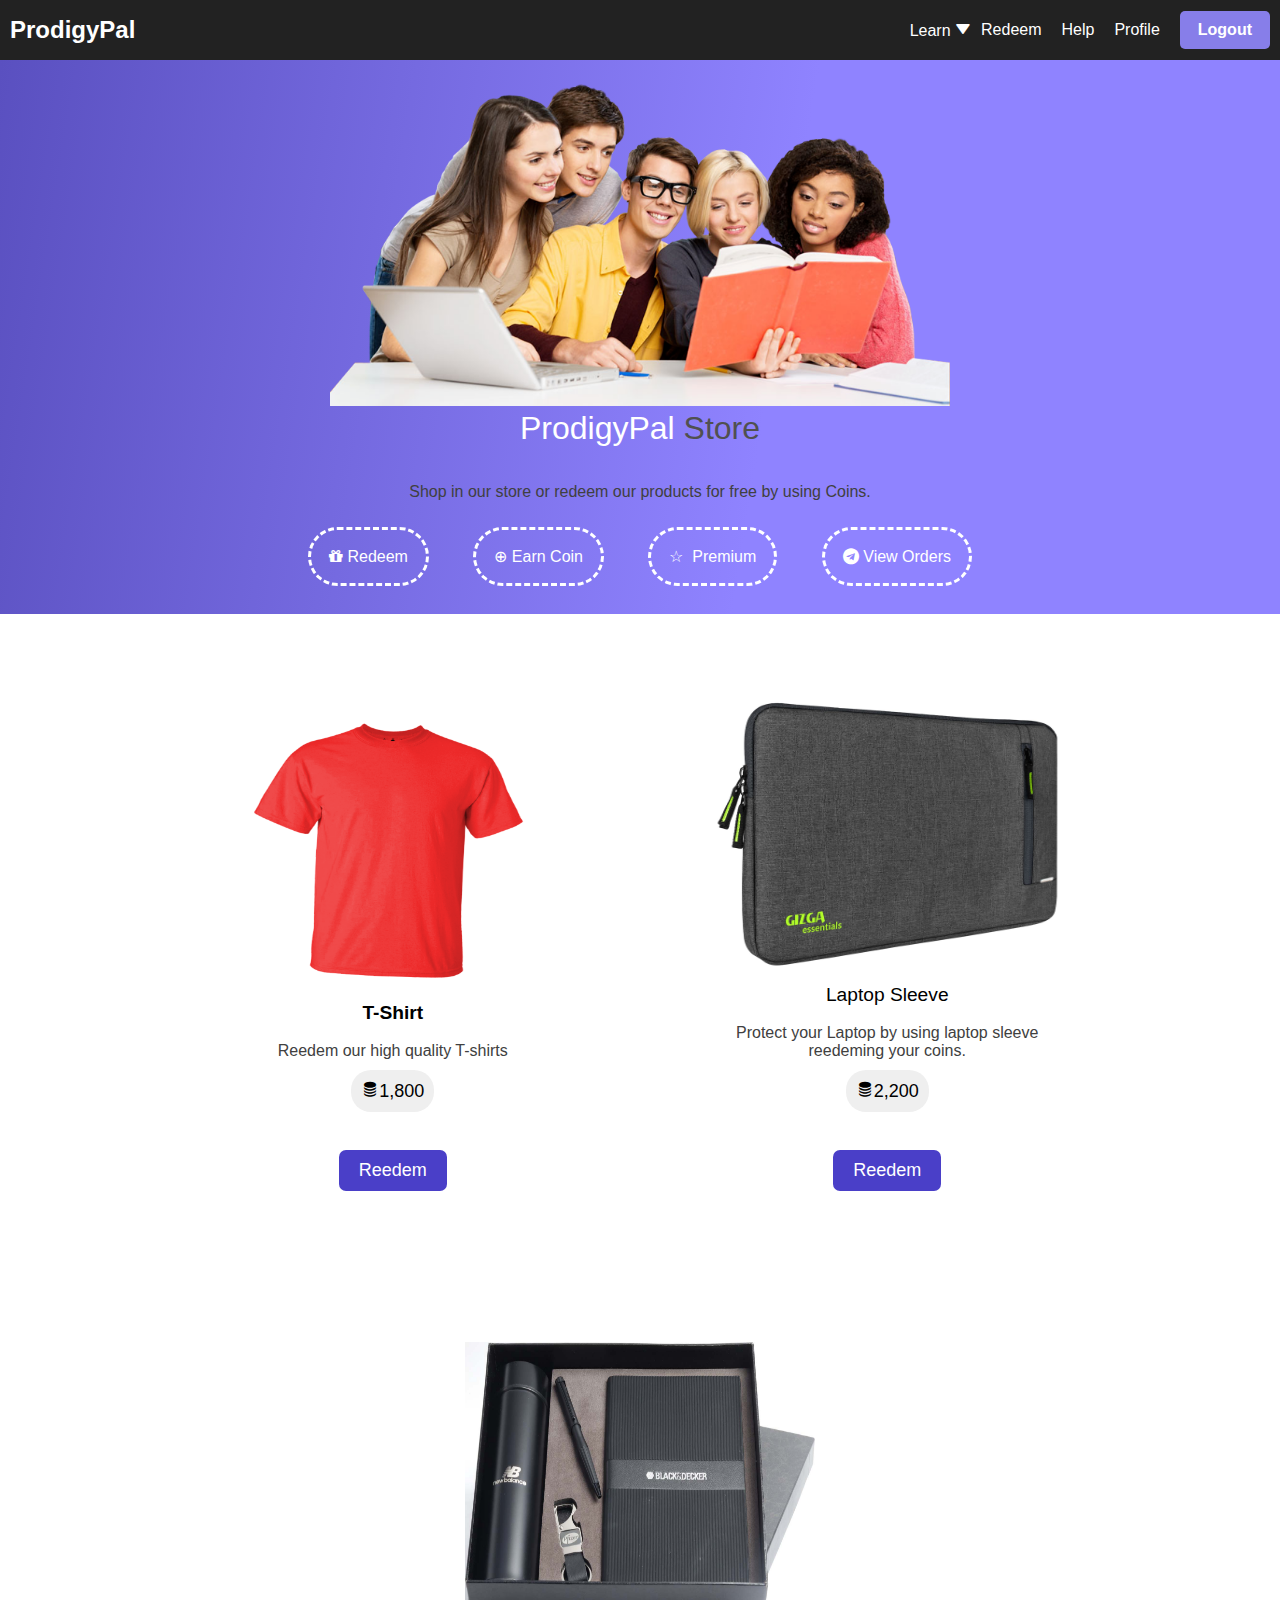
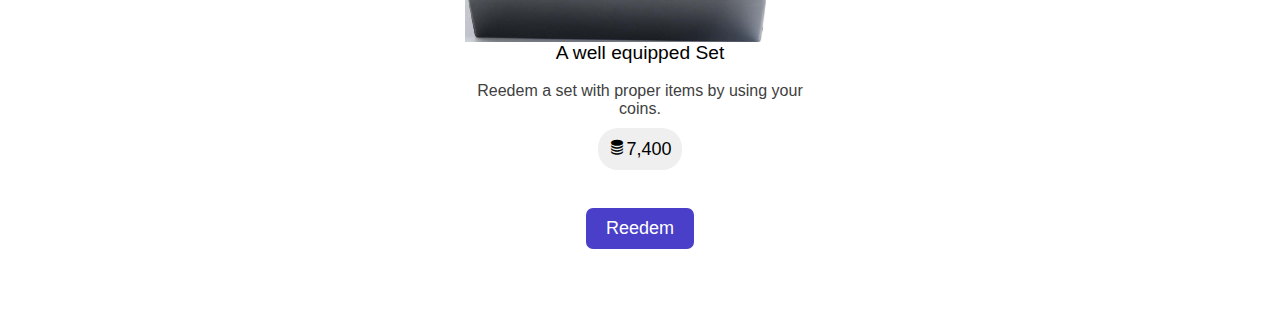
<file: pages/redeem.html>
<!DOCTYPE html>
<html lang="en">
<head>
    <meta charset="UTF-8">
    <meta http-equiv="X-UA-Compatible" content="IE=edge">
    <meta name="viewport" content="width=device-width, initial-scale=1.0">
    <title>Reedem page</title>
    <link rel="shortcut icon" href="../images/favicon.png" type="image/png">
    <link rel="stylesheet" href="../styles/navbar.css">
    <link href='https://unpkg.com/boxicons@2.1.4/css/boxicons.min.css' rel='stylesheet'>
    <link rel="stylesheet" href="../styles/reedem.css">
    <link rel='stylesheet' href='https://cdnjs.cloudflare.com/ajax/libs/font-awesome/4.7.0/css/font-awesome.min.css'>
    
    
    
</head>
<body>
    <div class="nav">
        <h2>
            <a href="home.html">ProdigyPal</a>
        </h2>
        <ul id="items">
                <div class="dropdown">
                    <button class="dropbtn" onclick="myFunction()">Learn
                        <i class='bx bxs-down-arrow'></i>
                    </button>
                    <div class="dropdown-content" id="myDropdown">
                        <a href="roadmaps.html">Roadmaps</a>
                        <a href="tutorials.html">Courses</a>
                        <a href="quizz.html">Quiz</a>
                    </div>
                </div>
            </li>
            <li><a href="redeem.html">Redeem</a></li>
            <li><a href="help.html">Help</a></li>
            <li><a href="profile.html">Profile</a></li>

            <li>
                <div>
                    <button class="logout-btn" onclick="logOut()">Logout</button>
                </div>
            </li>
        </ul>
        <i id="bar" class='bx bx-menu-alt-right'></i>
    </div>

    <div class="reedem1">
    <img src="../images/first.png">
    <h1> ProdigyPal <span>Store</span></h1><br><br>
    <p>Shop in our store or redeem our products for free by using Coins.</p><br><br>
    <ul class="navbar">
        <li><a href="#"><i class='fa fa-gift'></i>&nbsp;Redeem</a></li>
        <li><a href="">&#8853;&nbsp;Earn Coin</a></li>
        <li><a href="">&#9734;&nbsp;

                Premium</a></li>
        <li><a href=""><i class='fa fa-telegram'></i>&nbsp;View Orders</a></li>
    </ul>
    <br>
</div>
</div>
<div class="container">
    <div class="cardcontainer">
        <div class="photo">
            <img src="..//images/tshirt.png" alt="premium"><br>
        </div>
        <div class="content">
            <h3 class="txt4">T-Shirt</h3><br>
            <p class="txt5">Reedem our high quality T-shirts</p>
            <button class="btn"><i class='bx bxs-coin-stack'></i>1,800</button><br><br>
            <button class="btn1">Reedem</button>
        </div>
    </div>
</div>
<div class="container">
    <div class="cardcontainer">
        <div class="photo">
            <img src="..//images/laptop-cover.jpg" alt="premium"><br>
        </div>
        <div class="content">
            <p class="txt4">Laptop Sleeve</p><br>
            <p class="txt5">Protect your Laptop by using laptop sleeve reedeming your coins.</p>
            <button class="btn"><i class='bx bxs-coin-stack'></i>2,200</button><br><br>
            <button class="btn1">Reedem</button>
        </div>
    </div>
</div>
<div class="container">
    <div class="cardcontainer">
        <div class="photo">
            <img src="..//images/notebook.jpg" alt="premium"><br>
        </div>
        <div class="content">
            <p class="txt4">A well equipped Set</p><br>
            <p class="txt5">Reedem a set with proper items by using your coins. </p>
            <button class="btn"><i class='bx bxs-coin-stack'></i>7,400</button><br><br>
            <button class="btn1">Reedem</button>
        </div>
    </div>
</div>

<script src="../script/navbar.js"></script>
</body>
</html>
</file>
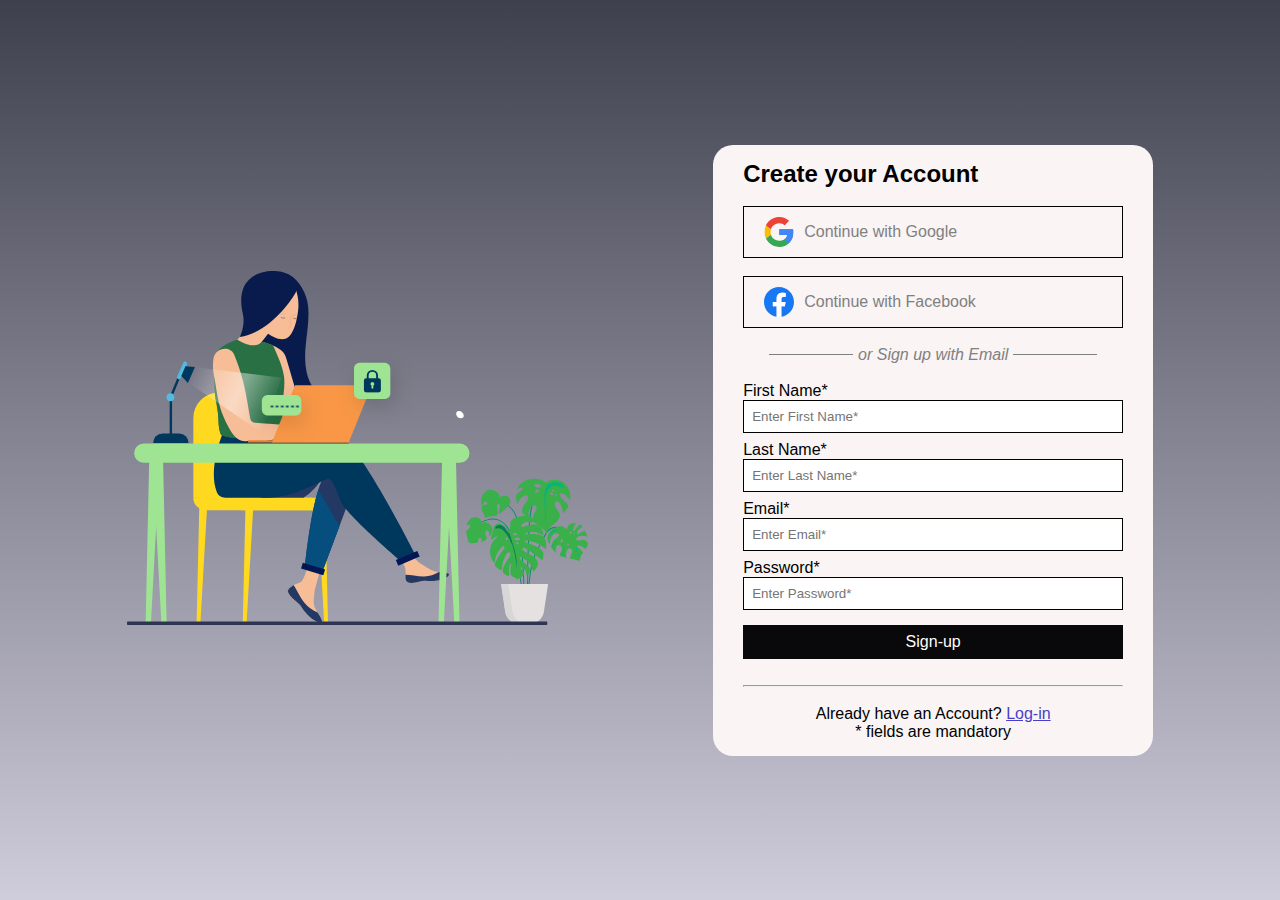
<file: pages/registration-form.html>
<!DOCTYPE html>
<html lang="en">

<head>
     <meta charset="UTF-8">
     <meta http-equiv="X-UA-Compatible" content="IE=edge">
     <meta name="viewport" content="width=device-width, initial-scale=1.0">
     <title>create Account</title>
     <link rel="shortcut icon" href="../images/favicon.png" type="image/png">
     <!-- stylesheet -->
     <link rel="stylesheet" href="../styles/registration-form.css">
     <link rel="stylesheet" href="../styles/login-form.css">
</head>

<body>
     <div class="container">
          <!-- vector image -->
          <div class="left">
               <img src="../images/girl.svg" alt="image">
          </div>
          <!-- form begins here -->
          <div class="right" id="form-container">
               <h2>Create your Account</h2>
               <br>
               <a href="#">
                    <div class="bar"><img src="../images/google.svg" alt="google"> Continue with Google</div>
               </a>
               <br>
               <a href="#">
                    <div class="bar"><img src="../images/facebook-blue.svg" alt="facebook"> Continue with Facebook</div>
               </a>
               <br>
               <div class="text-btw-line">
                    <div class="line"></div>
                    <span style="padding: 0 5px;">or Sign up with Email</span>
                    <div class="line"></div>
               </div>
               <br>
               <form onsubmit="signup()">
                    <label for="fname">First Name*</label>
                    <br>
                    <input type="text" name="fname" id="fname" placeholder="Enter First Name*" required>
                    <br>
                    <label for="lname">Last Name*</label>
                    <br>
                    <input type="text" name="lname" id="lname" placeholder="Enter Last Name*" required>
                    <br>
                    <label for="email">Email*</label>
                    <br>
                    <input type="email" name="email" id="email" placeholder="Enter Email*" required>
                    <br>
                    <label for="password">Password*</label>
                    <br>
                    <input type="password" name="password" id="password" placeholder="Enter Password*" required>
                    <br>
                    <input type="submit" value="Sign-up" class="btn" id="signup-btn" onclick="displayCheck();">

               </form>
               <br>
               <hr><br>
               <p id="sign-up">Already have an Account? <a href="login-form.html"> Log-in </a>
               <br>
               * fields are mandatory
               </p>
          </div>
          <!-- form ends here -->

          <!-- after signup container begins -->
          <div class="checked" id="checked">
              <img src="../images/check.svg" alt="confirm image">
              <h2>Account created Successfully!</h2>
              <p>Go to Dashboard</p>
              <a href="login-form.html"><button>Sign-In</button></a>
          </div>
          <!-- after signup container ends -->
     </div>

     <!-- script link here -->
     <script src="../script/registration-form.js"></script>
     <script src="../script/main.js"></script>
</body>

</html>
</file>
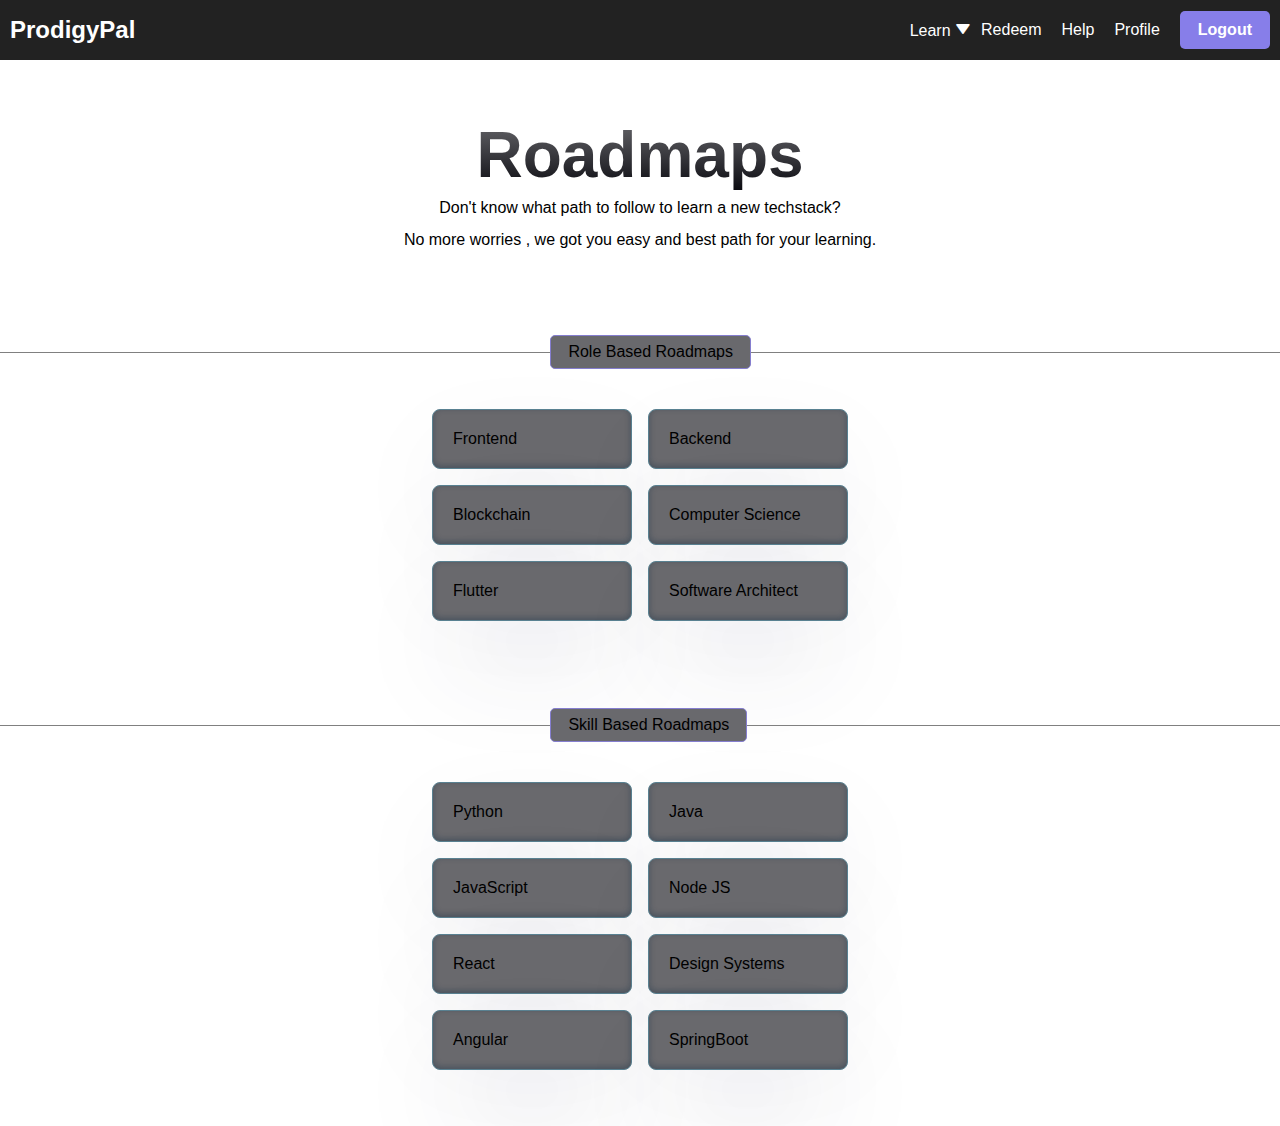
<file: pages/roadmaps.html>
<!DOCTYPE html>
<html lang="en">

<head>
    <meta charset="UTF-8">
    <meta http-equiv="X-UA-Compatible" content="IE=edge">
    <meta name="viewport" content="width=device-width, initial-scale=1.0">
    <link href='https://unpkg.com/boxicons@2.1.4/css/boxicons.min.css' rel='stylesheet'>
    <link rel="stylesheet" href="../styles/navbar.css">
    <link rel="stylesheet" href="../styles/roadmap.css">
    <link rel="shortcut icon" href="../images/favicon.png" type="image/png">
    <title>Roadmaps</title>
</head>

<body>

       <!-- nav bar -->
       <div class="nav">
        <h2>
            <a href="home.html">ProdigyPal</a>
        </h2>
        <ul id="items">
                <div class="dropdown">
                    <button class="dropbtn" onclick="myFunction()">Learn
                        <i class='bx bxs-down-arrow'></i>
                    </button>
                    <div class="dropdown-content" id="myDropdown">
                        <a href="roadmaps.html">Roadmaps</a>
                        <a href="tutorials.html">Courses</a>
                        <a href="quizz.html">Quiz</a>
                    </div>
                </div>
            </li>
            <li><a href="redeem.html">Redeem</a></li>
            <li><a href="help.html">Help</a></li>
            <li><a href="profile.html">Profile</a></li>

            <li>
                <div>
                    <button class="logout-btn" onclick="logOut()">Logout</button>
                </div>
            </li>
        </ul>
        <i id="bar" class='bx bx-menu-alt-right'></i>
    </div>
    <!-- navbar ends -->

    <div class="hero">
        <h1>
           Roadmaps
        </h1>
        <p>
            Don't know what path to follow to learn a new techstack?
            <br>
            No more worries , we got you easy and best path for your learning.
        </p>
    </div>

    <div class="hr">
        <div class="tag">Role Based Roadmaps</div>
    </div>

    <div class="container">
        <div class="card">
            <a href="../roadmaps/frontend.pdf" target="_blank">
                Frontend
            </a>
        </div>
        <div class="card">
            <a href="../roadmaps/backend.pdf" target="_blank">
                Backend
            </a>
        </div>
        <div class="card">
            <a href="../roadmaps/blockchain.pdf" target="_blank">
                Blockchain
            </a>
        </div>
        <div class="card">
            <a href="../roadmaps/computer-science.pdf" target="_blank">
                Computer Science
            </a>
        </div>
        <div class="card">
            <a href="../roadmaps/flutter.pdf" target="_blank">
                Flutter
            </a>
        </div>
        <div class="card">
            <a href="../roadmaps/software-architect.pdf" target="_blank">
                Software Architect
            </a>
        </div>
    </div>
    <div class="hr">
        <div class="tag">Skill Based Roadmaps</div>
    </div>

    <div class="container">
        <div class="card">
            <a href="../roadmaps/frontend.pdf" target="_blank">
                Python
            </a>
        </div>
        <div class="card">
            <a href="../roadmaps/backend.pdf" target="_blank">
                Java
            </a>
        </div>
        <div class="card">
            <a href="../roadmaps/blockchain.pdf" target="_blank">
                JavaScript
            </a>
        </div>
        <div class="card">
            <a href="../roadmaps/computer-science.pdf" target="_blank">
                Node JS
            </a>
        </div>
        <div class="card">
            <a href="../roadmaps/flutter.pdf" target="_blank">
                React
            </a>
        </div>
        <div class="card">
            <a href="../roadmaps/software-architect.pdf" target="_blank">
                Design Systems
            </a>
        </div>
        <div class="card">
            <a href="../roadmaps/software-architect.pdf" target="_blank">
               Angular
            </a>
        </div>
        <div class="card">
            <a href="../roadmaps/software-architect.pdf" target="_blank">
              SpringBoot
            </a>
        </div>
    </div>

    <script src="../script/navbar.js"></script>
</body>
</file>
<file: styles/navbar.css>
* {
    margin: 0px;
    padding: 0px;
    box-sizing: border-box;
    font-family: "popins", sans-serif;
  }
  html {
    scroll-behavior: smooth;
  }
  
  .nav {
    position: fixed;
    top: 0;
    display: flex;
    justify-content: space-between;
    align-items: center;
    width: 100%;
    height: 60px;
    /* padding: 5px 20px; */
    background: #222;
    z-index: 999;
    color: white;
  }
  
  .nav a {
    text-decoration: none;
    color: white;
  }

  .nav h2{
    padding-left: 10px;
  }
  
  #items {
    display: flex;
    justify-content: center;
    align-items: center;
    font-size: 1rem;
  }
  
  #items li {
    list-style: none;
    padding: 0 10px;
  }
  
  /* ---------------------drop-down--------------------- */
  
  .dropbtn {
    cursor: pointer;
    border: none;
    outline: none;
    background-color: transparent;
    color: white;
    font-size: inherit;
    /* padding: 14px 16px;    */
  }
  
  .dropdown-content {
    display: none;
    position: absolute;
    background-color: #222;
    min-width: 160px;
    box-shadow: 0px 8px 16px 0px rgba(0, 0, 0, 0.2);
    z-index: 1;
  }
  
  .dropdown-content a {
    padding: 12px 16px;
    display: block;
  }
  
  .dropdown-content a:hover {
    background-color: #c568f0;
  }
  
  .dropdown:hover .dropdown-content {
    display: block;
  }
  
  /* ----------------- Logout Button----------------- */
  .logout-btn {
      font: 1rem "popins", sans-serif;
    background: #877ee9;
    color: white;
    cursor: pointer;
    font-weight: bold;
    padding: 10px 18px;
    border: none;
    transition: all 0.5s;
    border-radius: 5px;
  }
  .logout-btn:hover {
    background: #ff4655;
  }
  
  #bar {
    font-size: 2rem;
    color: aqua;
    display: none;
  }
  
  @media screen and (max-width: 991px) {
    .nav {
      padding: 1rem;
    }
  
    #items {
      flex-direction: column;
      justify-content: space-evenly;
      width: 300px;
      height: 80vh;
      position: fixed;
      top: 60px;
      right: -300px;
      background: rgba(0, 0, 0, 0.8);
      z-index: 999;
      transition: 0.5s;
      font-size: 1.3rem;
    }
    #items li {
      padding: 10px;
    }
  
    .dropbtn {
      font-size: inherit;
    }
  
    #bar {
      display: initial;
    }
  }
</file>
<file: styles/course.css>
*{
    margin: 0;
    padding: 0;
}
.main{
    width: 96vw;
}
.banner{
    padding: 12rem 50px;
    color: black;
    width: 100vw;
    height: 500px;
    border-bottom: 1px solid black;
    display: flex;
    flex-direction: row;
    align-items: center;
    background-color: #000000;
    /* noise=626262& */
    /* density:15; */
    /* opacity:15 ; */
    height: 400px;
}
.back-image{
    background-position: center;
}
.text{
    width: 75%;
    padding: 5rem;
}
.image{
    width: 25%;
}
.image img{
    margin-top: 3.5rem;
}
.heading{
    font-size: 4rem;
    font-weight: 700;
    text-transform: capitalize;
    margin-bottom: 10px;
    color: #fff;
}
.sub-head{
    font-size: 20px;
    color: grey;
    padding: 0 10px ;
}

                                /* cards section */
.grid-head{
    margin:  2rem 0;
    align-items: center;
    display: flex;
    justify-content: center;
}
.grid h1{
    font-size: 3rem;
}
.card{
    padding: 0 7rem;
}
.card iframe{
    margin: 0 30px;
}
</file>
<file: styles/help.css>
:root{
    /* ===== Colors ===== */
    --body-color: #F5F5F5;
    --primary-color: #4A3FC8;
    --primary-color-light: #cdc8ff;
    --toggle-color: #4A3FC8;
    --text-color: #2d2d2d;
    --white-color: #fff;

    /* ====== Transition ====== */
    --tran-03: all 0.2s ease;
    --tran-03: all 0.3s ease;
    --tran-04: all 0.3s ease;
    --tran-05: all 0.3s ease;
}

.parent{
    display:flex;
    flex-direction: column;
}

.two{
    position: relative;
    top:80px;
}

.findme{
    width:12%;
    margin:auto;
    color:#5d6cde;
    font-size: larger;
}

.home .heading{
    padding: 12px 30px;
    background-color: var(--sidebar-color);
    /* box-shadow: 0px 15px 10px -15px rgb(31, 30, 30);  */

}


.accordion{
    /* max-width: 95%; */
    display: block;
    width: 90%;
    background: var(--sidebar-color);
    margin: 20px auto;
    margin-top: 20px;
    padding: 15px;
    border-radius: 8px;
    box-shadow:  0 0 4px rgba(0,0,0,0.2);
}
.accordion .accordion-content{
    margin: 10px 0;
    border-radius: 4px;
    background-color: var(--primary-color-light);
    color: var(--text-color);
    /* border: 2px solid var(--primary-color); */
    overflow: hidden;
    transition: var(--tran-05);
}

.accordion-category{
    text-align: center;
    font-size: 1.8rem;
    color: var(--primary-color);
}

.accordion .accordion-content:hover{
    border: 1px solid var(--primary-color);
}

.accordion-content.open{
    padding-bottom: 10px;
}
.accordion-content header{
    display: flex;
    min-height: 50px;
    padding: 0 15px;
    cursor: pointer;
    align-items: center;
    justify-content: space-between;
    transition: all 0.2s linear;
}
.accordion-content.open header{
    padding: 15px;
}
.accordion-content header .title{
    font-size: 1rem;
    font-weight: 500;
    /* color: #333; */
}
.accordion-content header i{
    font-size: 1rem;
}
.accordion-content .description{
    height: 0;
    font-size: .9rem;
    padding: 0 15px;
    transition: all 0.2s linear;
}

body.dark .home .accordion-category{
    color: var(--text-color);
}

@media screen and (max-width: 500px) {
    .accordion-category{
        font-size: 1.3rem;
    }
    .accordion{
        padding: 10px;
        width: 95%;
    }

    .accordion-content header{
        padding: 10px;
    }

    .accordion-content.open header{
        padding: 10px;
    }

    .accordion-content .description{
        padding: 0 10px;
    }
}
</file>
<file: styles/home.css>
a{
    text-decoration: none;
    color: inherit;
}
.home-container {
    margin-top: 60px;
  width: 100%;
  display: flex;
  height: 570px;
  min-height: 570px;
  background: rgb(155, 152, 167);
  background: linear-gradient(99deg, rgb(99, 104, 119) 0%, rgb(146, 144, 172) 67%, rgb(221, 218, 218) 100%);
  color: rgb(254, 253, 255);
}

.left {
  width: 60%;
  display: flex;
  flex-direction: column;
  justify-content: center;
  padding: 2rem 6rem;
  padding-left: 10rem;
}

.right {
  width: 40%;
  height: 100%;
  display: flex;
  /* justify-content: center; */
  align-items: center;
}
.right img {
  height: 90%;
  position: relative;
transform: rotate(15deg);
  top: 100px;
}

.left p{
    margin: 2rem 0;
    color: rgb(255, 255, 255);
}

.left .btn{
    width: fit-content;
    padding: 15px 20px;
    font-weight: bold;
    cursor: pointer;
    background-color: #9796a5;
    transition: .5s ease;
    color: white;
    border: none;
    font-size: 1.2rem;
    border-radius: 5px;
}

.left .btn:hover{
    background-color: white;
    color: #9795ad;
    border: 2px solid #b3aeec;
}

.left h1{
    font-size: 4rem;
}

.hide{
    height: 60px;
    width: 100%;
    background-color: #4A3FC8;
    position: relative;
    display: flex;
    align-items: center;
    justify-content: center;
    color: white;
}

.hide a{
    text-decoration: underline;
}

.explore{
    position: relative;
    background-color: white;
    padding: 2rem;
}

.explore h1{
    color: #39153d;
    text-align: center;
    padding: 1rem;
}

.container{
    display: flex;
    flex-wrap: wrap;
    justify-content: center;
}

.card{
    width: 500px;
    border-radius: 10px;
     box-shadow: 0px 6px 10px rgba(0, 0, 0, 0.25);
     padding: 2.5rem;
     color: white;
     transition: all 0.2s;
     margin: 20px;
}

.card p{
    margin: 1rem 0;
}
 .card:hover{
    box-shadow: 0px 6px 10px rgba(26, 25, 25, 0.4);
  transform: scale(1.01);
 }

.card button{
    border-radius: 5px;
    padding: 7px 20px;
    border: none;
    font-size: 16px;
    font-weight: bold;
    transition: .2s ease;
}

.card button:hover{
    border: 2px solid #0c0c0c;
    color: #141414;
}

.card1{
    background: radial-gradient(#3335a0, #67c3f8);
}

.card2{
    background: radial-gradient(#a039b4, #ef91fc);
}

.card3{
    background: radial-gradient(#13d3d3, #91f3fa);
}

.card4{
    background: radial-gradient(#4fc74f, #a8faaf);
}
</file>
<file: styles/login-form.css>
* {  
    margin: 0;  
    padding: 0;  
    box-sizing: border-box;  
    font-family: "Poppins", sans-serif;  
}  
body{
    background-image: linear-gradient(#3e404d, #cfccdb);
    width: 100wh;
    height: 100vh;
    overflow: hidden;
}
a{
    text-decoration: none;
}
.container{
    width: 90%;
    height: 100%;
    margin: auto;
    display: flex;
    justify-content: space-around;
    align-items: center;
}

.btn{
    margin-top: 7px;
}

.left{
    width: 40%;
}
.left img{
    width: 100%;
}
.right{
    background-color: rgb(250, 244, 244);
    padding:35px;
    border-radius: 20px;
    width: 440px;
}
.bar{
   display: flex;
   align-items: center;
   border: 1px solid black;
   padding: 10px 20px;
   color: gray;
}
.bar img{
   height: 30px;
   margin-right: 10px;
}
.bar:hover{
    background-color: white;
    color: black;
}
input{
    width: 100%;
    padding: 8px;
    margin-bottom: 8px;
    outline: none;
    border: 1px solid black;
}
.btn{
    font-size: 16px;
    cursor: pointer;
    background-color: #09090c;
    color: white;
    /* border: 1px solid white; */
    border: none;
}
.btn:hover{
    color: #4A3FC8;
    font-size: 18px;
    background-color: white;
    border: 2px solid #4A3FC8;
}
#forget-password{
    text-align: right;
    padding: 7px 2px;
    font-style: italic;
    color: grey;
}
#forget-password:hover{
    color: rgb(53, 52, 52);
}
.text-btw-line{
    display: flex;
    justify-content: center;
    align-items: center;
    color: grey;
    font-style: italic;
}
.line{
    height: 1px;
    width: 22%;
    background-color: gray;
}
#sign-up{
    text-align: center;
}
#sign-up a{
    color:#4A3FC8;
    text-decoration:underline;
}
#sign-up a:hover{
    font-weight: 600;
    /* color: #130796; */
}

@media only screen and (max-width: 750px) {
    body{
        height: auto;
        overflow: visible;
    }
    .container{
       flex-direction: column-reverse;
       /* border: 2px solid white; */
       padding-top: 50px;
    }
    .left,.right{
        width: 100%;
    }
}

@media only screen and (max-width: 450px){
    .right{
        padding: 20px;
    }
    .line{
        width: 13.9%;
    }
    #text-btw-line{
        font-size: small;
    }
    .bar{
        padding: 5px 10px;
    }
}
</file>
<file: styles/profile.css>
body{
    overflow-x: hidden;
}
.profile-hero{
    margin-top: 60px;
    height: 380px;
    background-color: rgb(44, 42, 42);
    color: white;
    padding: 4rem;
}

.row{
    display: flex;
    position: relative;
    left: 300px;
}

.profile-hero img{
    width: 180px;
    border-radius: 20px;
    border: 7px solid white;
}

.info{
   padding: 2rem;
}

.basic-container{
    width: 60%;
    background-color: #fff;
    box-shadow: rgba(50, 50, 93, 0.25) 0px 2px 5px -1px, rgba(0, 0, 0, 0.3) 0px 1px 3px -1px;
    margin: auto;
    padding: 2rem;
    position: relative;
    bottom: 4rem;
    border-radius: 10px;
    color: rgb(71, 70, 70);
}

table{
    width: 100%;
    margin-bottom: 2rem;
}

td{
    padding: 20px 10px;
    border-bottom: 1px solid rgb(163, 163, 163);
    font-size: .8rem;
}

.basic-container button{
    font-size: 1.2rem;
    padding: 10px 30px;
    font-weight: bold;
    background-color: #4A3FC8;
    border-radius: 7px;
    cursor: pointer;
    color: white;
    border: none;
    transition: .3s ease;
}

.basic-container button:hover{
    background-color: white;
    color: #4A3FC8;
    border: 2px solid #4A3FC8;
}
</file>
<file: styles/quiz.css>
/* importing google fonts */
@import url('https://fonts.googleapis.com/css2?family=Poppins:wght@200;300;400;500;600;700&display=swap');
*{
    margin: 0;
    padding: 0;
    box-sizing: border-box;
    font-family: 'Poppins', sans-serif;
    transition: var(--tran-03);
}

:root{
    /* ===== Colors ===== */
    --body-color: #636060;
    --white: #FFF;
    --primary-color: #0a0a0a;
    --primary-color-light: #595863;
    --text-color: #080808;

    /* ====== Transition ====== */
    --tran-03: all 0.3s ease;
}

body{
    background: var(--body-color);
    display: flex;
    /* flex-direction: column; */
    justify-content: center;
    align-items: center;
    height: 100vh;
    width: 100wh;
    /* background-image: url(../images/quiz-bg.png);
    background-position: center center;
    background-size: cover; */
}

::selection{
    color: var(--white);
    background: var(--primary-color);
}

.main_container{
    /* background-color: #004085;
    border: 5px solid red; */
   width: 50%;
   height: 70%;
   display: flex;
   justify-content: center;
   align-items: center;
}

.start_btn,
.info_box,
.quiz_box,
.result_box{
    position: absolute;
    width: 100%;
    /* top: 50%;
    left: 50%;
    transform: translate(-50%, -50%); */
}

.info_box, 
.quiz_box, 
.result_box{
    box-shadow: 0 4px 8px 0 rgba(0, 0, 0, 0.2), 
    0 6px 20px 0 rgba(0, 0, 0, 0.19);
}

.info_box.activeInfo,
.quiz_box.activeQuiz,
.result_box.activeResult{
    opacity: 1;
    z-index: 5;
    pointer-events: auto;
    /* transform: translate(-50%, -50%) scale(1); */
}

.start_btn{
    width: inherit;
    /* border: 2px solid black; */
    display: flex;
    justify-content: space-evenly;
   
}

.start_btn button{
    font-size: 1.7rem;
    font-weight: 500;
    color: var(--primary-color);
    padding: 15px 30px;
    /* outline: none; */
    border: 2px solid var(--primary-color);
    border-radius: 5px;
    background: var(--body-color);
    cursor: pointer;
    box-shadow: 0 4px 8px 0 rgba(0, 0, 0, 0.2), 
    0 6px 20px 0 rgba(0, 0, 0, 0.19);
}

.start_btn button:hover{
    background-color: var(--primary-color);
    color: var(--white);
}

.info_box{
    width: inherit;
    background: var(--body-color);
    border-radius: 5px;
    /* transform: translate(-50%, -50%) scale(0.9); */
    opacity: 0;
    pointer-events: none;
    /* transition: all 0.3s ease; */
}

.info_box .info-title{
    /* height: 60px; */
    width: 100%;
    border-bottom: 1px solid lightgrey;
    /* display: flex;
    align-items: center; */
    padding: 15px 30px;
    border-radius: 5px 5px 0 0;
    font-size: 1.3rem;
    font-weight: 600;
}

.info_box .info-list{
    padding: 15px 30px;
}

.info_box .info-list .info{
    margin: 5px 0;
    font-size: 1rem
}

.info_box .info-list .info span{
    font-weight: 600;
    color: var(--primary-color);
}
.info_box .buttons{
    /* height: 60px; */
    padding: 10px 20px;
    display: flex;
    align-items: center;
    justify-content: flex-end;
    /* padding: 0 30px; */
    border-top: 1px solid lightgrey;
}

.info_box .buttons button{
    margin: 0 5px;
    /* height: 40px; */
    /* width: 100px; */
    padding: 10px;
    font-size: 1rem;
    font-weight: 500;
    cursor: pointer;
    /* border: none; */
    outline: none;
    border-radius: 5px;
    border: 2px solid var(--primary-color);
    transition: all 0.3s ease;
}

.quiz_box{
    width: inherit;
    background: var(--body-color);
    border-radius: 5px;
    /* transform: translate(-50%, -50%) scale(0.9); */
    opacity: 0;
    pointer-events: none;
    /* transition: all 0.3s ease; */
}

.quiz_box header{
    position: relative;
    z-index: 2;
    /* height: 70px; */
    padding: 10px 30px;
    background: var(--body-color);
    border-radius: 5px 5px 0 0;
    display: flex;
    align-items: center;
    justify-content: space-between;
    box-shadow: 0px 3px 5px 1px rgba(0,0,0,0.1);
}

.quiz_box header .title{
    font-size: 20px;
    font-weight: 600;
}

.quiz_box header .timer{
    color: var(--primary-color);
    background: var(--primary-color-light);
    border: 1px solid var(--primary-color-light);
    /* height: 45px; */
    padding: 10px;
    border-radius: 5px;
    display: flex;
    flex-wrap: wrap;
    align-items: center;
    justify-content: center;
    /* width: 180px; */
}

.quiz_box header .timer .time_left_txt{
    font-weight: 400;
    font-size: 1rem;
    user-select: none;
    margin-right: 9px;
    text-align: center;
}

.quiz_box header .timer .timer_sec{
    font-size: 18px;
    font-weight: 500;
    height: 30px;
    width: 45px;
    color: var(--body-color);
    border-radius: 5px;
    line-height: 30px;
    text-align: center;
    background: var(--text-color);
    border: 1px solid var(--text-color);
    user-select: none;
}
/* 
.quiz_box header .time_line{
    position: absolute;
    bottom: 0px;
    left: 0px;
    height: 3px;
    background: #007bff;
} */

section{
    padding: 25px 30px 20px 30px;
    background: var(--body-color);
}

section .que_text{
    font-size: 25px;
    font-weight: 600;
}

section .option_list{
    padding: 20px 0px;
    display: block;   
}

section .option_list .option{
    background: #d3d0ff;
    border: 1px solid var(--primary-color-light);
    border-radius: 5px;
    padding: 8px 15px;
    font-size: 1rem;
    margin-bottom: 15px;
    cursor: pointer;
    /* transition: all 0.3s ease; */
    display: flex;
    align-items: center;
    justify-content: space-between;
}

section .option_list .option:last-child{
    margin-bottom: 0px;
}

section .option_list .option:hover{
    /* color: #004085; */
    background: var(--primary-color-light);
    border: 1px solid var(--primary-color);
}

section .option_list .option.correct{
    color: #155724;
    background: #d4edda;
    border: 1px solid #c3e6cb;
}

section .option_list .option.incorrect{
    color: #721c24;
    background: #f8d7da;
    border: 1px solid #f5c6cb;
}

section .option_list .option.disabled{
    pointer-events: none;
}

section .option_list .option .icon{
    height: 26px;
    width: 26px;
    border: 2px solid transparent;
    border-radius: 50%;
    text-align: center;
    font-size: 13px;
    pointer-events: none;
    /* transition: all 0.3s ease; */
    line-height: 24px;
}
.option_list .option .icon.tick{
    color: #23903c;
    border-color: #23903c;
    background: #d4edda;
}

.option_list .option .icon.cross{
    color: #a42834;
    background: #f8d7da;
    border-color: #a42834;
}

footer{
    /* height: 60px; */
    padding: 15px 30px;
    display: flex;
    align-items: center;
    justify-content: space-between;
    flex-wrap: wrap;
    border-top: 1px solid lightgrey;
}

footer .total_que span{
    display: flex;
    user-select: none;
}

footer .total_que span p{
    font-weight: 500;
    padding: 0 5px;
}

footer .total_que span p:first-child{
    padding-left: 0px;
}

footer button{
    height: 40px;
    padding: 0 13px;
    font-size: 18px;
    font-weight: 400;
    cursor: pointer;
    border: none;
    outline: none;
    color: var(--body-color);
    border-radius: 5px;
    background: var(--primary-color);
    border: 1px solid var(--primary-color);
    line-height: 10px;
    opacity: 0;
    pointer-events: none;
    /* transform: scale(0.95); */
    transition: all 0.3s ease;
}

footer button:hover{
    background: #272169;
}

footer button.show{
    opacity: 1;
    pointer-events: auto;
    /* transform: scale(1); */
}

.result_box{
    background: var(--body-color);
    border-radius: 5px;
    display: flex;
    padding: 25px 30px;
    width: inherit;
    align-items: center;
    flex-direction: column;
    justify-content: center;
    /* transform: translate(-50%, -50%) scale(0.9); */
    opacity: 0;
    pointer-events: none;
    /* transition: all 0.3s ease; */
}

.result_box .icon{
    font-size: 6rem;
    color: var(--primary-color);
    margin-bottom: 10px;
}

.result_box .complete_text{
    font-size: 1.3rem;
    font-weight: 500;
    text-align: center;
}

.result_box .score_text span{
    display: flex;
    margin: 10px 0;
    font-size: 1.3rem;
    font-weight: 500;
}

.result_box .score_text span p{
    padding: 0 4px;
    font-weight: 600;
    color: var(--primary-color);
}

.result_box .buttons{
    display: flex;
    flex-wrap: wrap;
    justify-content: space-between;
    align-items: center;
    margin: 20px 0;
}

.result_box .buttons button{
    margin: 0 10px;
    height: 45px;
    padding: 0 20px;
    font-size: 18px;
    font-weight: 500;
    cursor: pointer;
    border: none;
    outline: none;
    border-radius: 5px;
    border: 1px solid var(--primary-color);
    /* transition: all 0.3s ease; */
}

.buttons button.restart{
    color: var(--body-color);
    background: var(--primary-color);
}

.buttons button.restart:hover{
    background: #272169;
    border-color: #272169;
}

.buttons button.quit{
    color: var(--primary-color);
    background: var(--body-color);
}

.buttons button.quit:hover{
    color: var(--body-color);
    background: var(--primary-color);
}


@media screen and (max-width: 800px) {
    .main_container{
        width: 90%;
        height: 100%;
    }

    .start_btn{
        /* width: 90%; */
        flex-wrap: wrap;
    }

    .result_box{
        padding: 25px 10px;
    }

}

@media screen and (max-width: 440px) {
    
    footer{
        justify-content: center;
    }
    .total_que{
        margin-right: 10px;
    }
    
    .quiz_box header .timer{
        padding: 5px;
    }

    .quiz_box header .timer .time_left_txt{
        margin-right: 0;
    }

    .result_box .buttons{
        justify-content: center;
    }

    .result_box .buttons button{
        margin: 5px;
    }

    .result_box .score_text span{
        font-size: 1rem;
    }

}
</file>
<file: styles/quiz_info.css>
:root {
  /* ===== Colors ===== */
  --body-color: #f5f5f5;
  --sidebar-color: #fff;
  --primary-color: #4a3fc8;
  --primary-color-light: #cdc8ff;
  --toggle-color: #4a3fc8;
  --text-color: #2d2d2d;
  --white-color: #fff;

  /* ====== Transition ====== */
  --tran-03: all 0.2s ease;
  --tran-03: all 0.3s ease;
  --tran-04: all 0.3s ease;
  --tran-05: all 0.3s ease;
}

.home .heading {
  background-color: var(--sidebar-color);
  padding: 5px 5px;
  position: relative;
}
body.dark .home .heading a{
    color: var(--text-color);
}


.home .heading a {
  font-size: 1.5rem;
  font-weight: 500;
  color: var(--primary-color);
  /* background-color: red; */
  z-index: 999;
  position: absolute;
}

.home .topic-head {
  padding: 30px 50px;
}

#quiz-btn {
  text-decoration: none;
}

.home .topic-head h2 {
  font-size: 1.7rem;
  margin-bottom: 10px;
  color: var(--text-color);
  font-weight: 700;
}
.home .topic-head h3 {
  color: var(--primary-color);
  font-size: 1.5rem;
}

.home .box-container {
  width: 100%;
  padding: 0px 2px;
  display: flex;
  flex-wrap: wrap;
  justify-content: space-between;
}
.box-container p {
  color: var(--text-color);
  font-size: 1rem;
  font-weight: 500;
  justify-content: space-between;
  /* margin-right: 10px; */
  display: flex;
  /* flex-wrap: wrap; */

  margin: 10px 0;
}

.box-container span {
  font-size: 1rem;
  font-weight: 400;
  padding: 0px 20px;
}

.box-container .box-elements {
  /* background-color: var(--primary-color); */
  border: 2px solid var(--primary-color);
  border-radius: 5px;
}
.box-container .first-box {
  /* background: red; */
  padding: 10px 20px;
  width: 400px;
  text-align: justify;
}
.box-container p {
  font-size: 1.2rem;
}
.box-container .second-box {
  /* background: green; */
  padding: 10px 20px;
  width: 400px;
}
.box-container .third-box {
  /* background: red; */
  padding: 10px 20px;
  width: 400px;
}

.home .btn {
  display: block;
  margin: 20px auto;
  padding: 10px 40px;
}

.content-head {
  padding: 10px 50px;
}

.content-head h3 {
  color: var(--text-color);
  font-size: 1.4rem;
}

.content-box {
  padding: 20px;
  width: 80%;
  background-color: var(--sidebar-color);
  /* text-align: justify; */
  border-radius: 10px;
  margin: 0 50px;
  box-shadow: rgba(0, 0, 0, 0.24) 0px 3px 8px;
}

.content-box p {
  color: var(--text-color);
  font-size: 1.1rem;
}

@media screen and (max-width: 550px) {
  .home .topic-head {
    padding: 10px;
  }
  .home .topic-head h2 {
    font-size: 1.3rem;
  }
  .home .topic-head h3 {
    font-size: 1.1rem;
  }
  .home .box-container {
    padding: 10px;
    /* flex-direction: column; */
    align-items: center;
    justify-content: center;
  }
  .box-container p {
    font-size: 0.9rem;
    font-weight: 500;
  }
  .box-container .first-box {
    padding: 0px 0px;
    width: 100%;
  }
  .box-container .second-box {
    padding: 0px 0px;
    width: 100%;
  }
  .box-container .third-box {
    padding: 0px 0px;
    width: 100%;
  }
  .box-container span {
    font-size: 0.9rem;
    font-weight: 400;
    padding: 0px 10px;
  }
  .home .heading {
    background-color: var(--sidebar-color);
    padding: 10px 20px;
  }
  .home .btn {
    display: block;
    margin: 10px auto;
    padding: 10px 25px;
  }
  .content-head {
    padding: 10px;
    text-align: center;
  }
  .content-head h3 {
    color: var(--text-color);
    font-size: 1.2rem;
  }
  .content-box {
    width: 90%;
    padding: 10px;
    margin: 0 10px;
  }
  .content-box p {
    font-size: 0.9rem;
  }
}
</file>
<file: styles/button.css>
.btn{
    padding: 10px 20px;
    font-size: 1rem;
    font-weight: 500;
    cursor: pointer;
    color: var(--primary-color);
    border: 2px solid var(--primary-color);
    background-color: var(--white-color);
    transition: var(--tran-05);
    border-radius: 10px;
}

.btn:hover{
    background-color: var(--primary-color);
    color: var(--white-color);
}
</file>
<file: styles/quizz.css>
.our_solution_category {
    display: flex;
    gap:4rem;
  }
  
  .our_solution_category .solution_cards_box {
    display: flex;
    flex-direction: column;
    justify-content: center;
  }
/* .row{
  background-image: url(/images/bg.jpg);
  background-size: cover;
} */

.quizy{
  font-size: 2rem;
  padding-top: 15px;
  align-items: center;
  display: block;
  width: 10vw;
  display: block;
  margin: auto;
  color: #0f0f0f;
  font-weight: bold;
  padding: 2rem 10px;
}

  .solution_cards_box .solution_card {
    flex: 0 50%;
    background: rgb(192, 213, 242);
    box-shadow: 0 2px 4px 0 rgba(136, 144, 195, 0.2),
      0 5px 15px 0 rgba(37, 44, 97, 0.15);
    border-radius: 15px;
    margin: 25px 0px;
    padding: 10px 15px;
    position: relative;
    z-index: 1;
    overflow: hidden;
    min-height: 290px;
    transition: 0.7s;
  }


  .solution_cards_box .solution_card:hover {
    background: radial-gradient(#1fe4f5, #3fbafe);
    color: #fff;
    transform: scale(1.1);
    z-index: 9;
  }
  
  .solution_cards_box .solution_card:hover::before {
    background: rgb(85 108 214 / 10%);
  }
  
  .solution_cards_box .solution_card:hover .solu_title h3,
  .solution_cards_box .solution_card:hover .solu_description p {
    color: #fff;
  }
  
  .solution_cards_box .solution_card:before {
    content: "";
    position: absolute;
    background: rgb(85 108 214 / 5%);
    width: 170px;
    height: 400px;
    z-index: -1;
    transform: rotate(42deg);
    right: -56px;
    top: -23px;
    border-radius: 35px;
  }
  
  .solution_cards_box .solution_card:hover .solu_description button {
    background: #fff !important;
    color: #309df0;
  }
  
  
  .solution_card .solu_title h3 {
    color: #212121;
    font-size: 1.3rem;
    margin-top: 13px;
    margin-bottom: 13px;
  }
  
  .solution_card .solu_description p {
    font-size: 15px;
    margin-bottom: 15px;
  }
  
  .solution_card .solu_description button {
    border: 0;
    border-radius: 15px;
    background: linear-gradient(
      140deg,
      #42c3ca 0%,
      #42c3ca 50%,
      #42c3cac7 75%
    ) !important;
    color: #fff;
    font-weight: 500;
    font-size: 1rem;
    padding: 5px 16px;
  }
  

.read_more_btn{
    margin-top: 2vh;
    cursor: pointer;
} 

  .our_solution_content h1 {
    text-transform: capitalize;
    margin-bottom: 1rem;
    font-size: 2.5rem;
  }

  .hover_color_bubble {
    position: absolute;
    background: rgb(54 81 207 / 15%);
    width: 100rem;
    height: 100rem;
    left: 0;
    right: 0;
    z-index: -1;
    top: 16rem;
    border-radius: 50%;
    transform: rotate(-36deg);
    left: -18rem;
    transition: 0.7s;
  }
  
  .solution_cards_box .solution_card:hover .hover_color_bubble {
    top: 0rem;
  }
  
  .solution_cards_box .solution_card .so_top_icon {
    width: 60px;
    height: 60px;
    border-radius: 50%;
    background: #fff;
    overflow: hidden;
    display: flex;
    align-items: center;
    justify-content: center;
  }
  
  .solution_cards_box .solution_card .so_top_icon img {
    width: 40px;
    height: 50px;
    object-fit: contain;
  }
  
  /*start media query*/
  @media screen and (min-width: 320px) {
    .sol_card_top_3 {
      position: relative;
      top: 0;
    }
  
    .our_solution_category {
      width: 100%;
      margin: 0 auto;
    }
  
    .our_solution_category .solution_cards_box {
      flex: auto;
    }
  }
  @media only screen and (min-width: 768px) {
    .our_solution_category .solution_cards_box {
      flex: 1;
    }
  }
  @media only screen and (min-width: 1024px) {
    /* .sol_card_top_3 {
      position: relative;
      top: -3rem;
    } */

    .our_solution_category {
      width: 80%;
      margin: 0 auto;
    }
  }
</file>
<file: styles/reedem.css>
body{
    color: white;
    
    text-align: center;

}

.reedem1{
  margin-top: 60px;
  padding: 20px;
}

.navbar a{
    text-decoration: none;
    color: white;
    border: dashed white ;
    border-radius: 50px;
    padding: 18px;
}
ul.navbar{
    list-style-type: none;
}
ul.navbar {
    padding-left: 0px;
    
    text-align: center;
  }
  ul.navbar > li {
    display: inline-block;
    padding: 10px 20px;
  }
  
  ul.navbar > li > a {
    color: white;
    text-decoration: none;
  }
  p{
    color: #404040;
    
  }
  main{
    background-color: white;
  }
  h1{
    font-family: TypoRound, sans-serif;
    font-weight: 300 !important;
  }
  span{
    color:#505050
  }
  .reedem1{
    background: rgb(117, 108, 207);
    background: linear-gradient(99deg, rgb(90, 80, 192) 0%, rgb(143, 131, 255) 60%);
    height: 25%;
  }
  div.container
  {
    background-color: white;
    border: 5px solid white;
    border-radius: 19px;
  }
img
{
  height: 50%;
  width: 50%;
  
}
.container{
  display: inline-block;
  padding: 20px;
  margin: 45px;
  background-color: white;
}
.cardcontainer{
  width: 350px;
  height: 500px;
  background-color: white;
  margin-left: auto;
  margin-right: auto;
  transition: 0.3s;
  display: inline-block;
  background-color: white;
}
.cardcontainer:hover{
  box-shadow: 0 0 45px gray;
}
.photo{
  height: 300px;
  width: 100%;
}
.photo img{
  height: 100%;
  width: 100%;
  background-color: white;
}
.content
{
  top: 30px;
  background-color: white;
}
.txt4
{
  font-size: larger;
  font-weight: 300px;
  color: black;
}
.btn
{
  padding: 10px;
  margin: 10px;
  border: 8px;
  border-radius: 20px;
  background-color: rgbrgb(15, 0, 0);
  color: black;
  font-size: large;
}
.btn:hover
{
  background-color: lightcoral;
}
.btn1
{
  padding: 10px 20px;
  margin: 10px;
  border: 8px;
  border-radius: 7px;
  background-color: #4A3FC8;
  color: white;
  font-size: large;
}
</file>
<file: styles/registration-form.css>
#form-container{
    padding: 15px 30px !important;
}
.checked{
    background-color: whitesmoke;
    padding: 0 30px;
    border-radius: 15px;
    /* display: flex; */
    flex-direction: column;
    justify-content: space-evenly;
    align-items: center;
    height: 300px;
    display: none;
}
.checked img{
    width: 100px;
}

.checked button{
    padding: 10px 20px;
    font-size: 18px;
    border: 2px solid #4A3FC8;
    cursor: pointer;
}
.checked button:hover{
    background-color: #4A3FC8;
    color: white;
}


@media only screen and (max-width: 450px){
    #form-container h2{
        font-size: 22px;
    }
}
</file>
<file: styles/roadmap.css>
.hero{
    text-align: center;
    margin-top: 70px;
    padding: 3rem;
}

.hero h1{
    font-size: 4rem;
  background: -webkit-linear-gradient(rgb(105, 105, 109), rgb(9, 9, 15));
  -webkit-background-clip: text;
  background-clip: text;
  -webkit-text-fill-color: transparent;
}

.hero p{
    line-height: 2rem;
}

.hr{
    margin-top: 3rem;
    width: 100%;
    height: 1px;
   background-color: gray;
   position: relative;
}

.tag{
position: absolute;
left: 43%;
top: -17px;
background-color: rgb(105, 105, 109);
padding: 7px 17px;
border: 1px solid rgba(133,126,207,1);
border-radius: 5px;
}

.container{
    display: flex;
    justify-content: center;
    align-items: center;
    padding: 3rem 25rem;
    flex-wrap: wrap;
}

.card{
    width: 200px;
    padding:20px;
    border: 1px solid rgb(89, 129, 145);
    border-radius: 8px;
    background-color: rgb(105, 105, 109);
    cursor: pointer;
    margin: .5rem;
    box-shadow: rgba(50, 50, 93, 0.25) 0px 50px 100px -20px, rgba(0, 0, 0, 0.3) 0px 30px 60px -30px, rgba(10, 37, 64, 0.35) 0px -2px 6px 0px inset;
    transition: .3s ease;
}

.card:hover{
    box-shadow: rgba(0, 0, 0, 0.24) 0px 3px 8px;
}

.card a{
    text-decoration: none;
    color: black;
}
</file>
